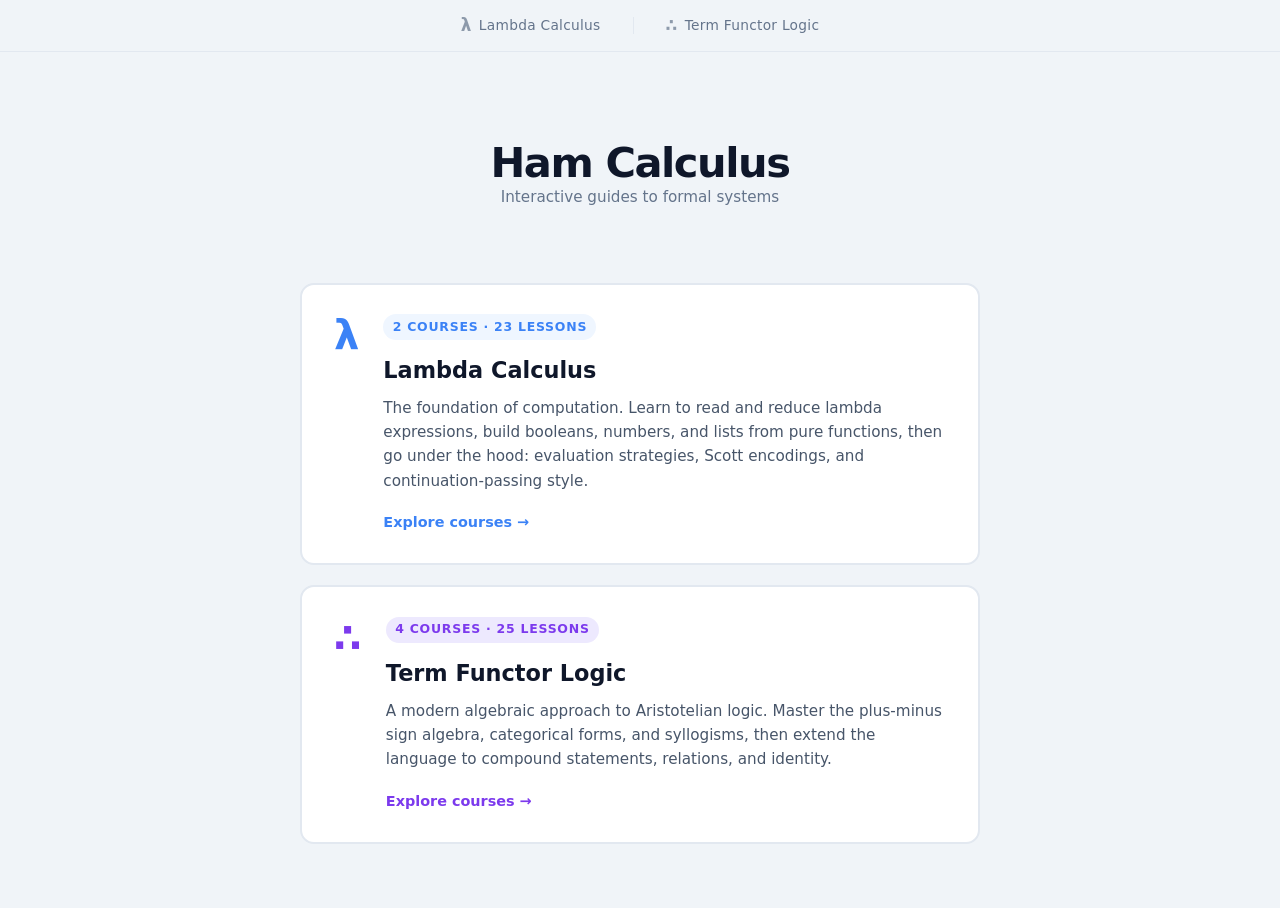
<file: index.html>
<!DOCTYPE html>
<html lang="en">
<head>
  <meta charset="UTF-8">
  <meta name="viewport" content="width=device-width, initial-scale=1.0">
  <meta http-equiv="Content-Security-Policy" content="default-src 'none'; script-src 'self'; style-src 'self' 'unsafe-inline'; base-uri 'none'; form-action 'none'">
  <title>Ham Calculus</title>
  <link rel="stylesheet" href="style.css">
</head>
<body>
  <nav class="subject-nav">
    <a href="lambda-calculus/index.html" class="subject-nav-link">
      <span class="subject-nav-sym">λ</span>Lambda Calculus
    </a>
    <span class="subject-nav-sep"></span>
    <a href="term-functor-logic/index.html" class="subject-nav-link subject-nav-link--purple">
      <span class="subject-nav-sym">∴</span>Term Functor Logic
    </a>
  </nav>
  <div id="app">
    <div class="home-hero">
      <h1 class="home-title">Ham Calculus</h1>
      <p class="home-tagline">Interactive guides to formal systems</p>
    </div>
    <main class="subject-catalog">
      <a href="lambda-calculus/index.html" class="subject-card">
        <div class="subject-card-icon">λ</div>
        <div class="subject-card-body">
          <div class="subject-card-tag">2 courses · 23 lessons</div>
          <h2 class="subject-card-title">Lambda Calculus</h2>
          <p class="subject-card-desc">The foundation of computation. Learn to read and reduce lambda expressions, build booleans, numbers, and lists from pure functions, then go under the hood: evaluation strategies, Scott encodings, and continuation-passing style.</p>
          <span class="subject-card-cta">Explore courses →</span>
        </div>
      </a>
      <a href="term-functor-logic/index.html" class="subject-card subject-card--purple">
        <div class="subject-card-icon">∴</div>
        <div class="subject-card-body">
          <div class="subject-card-tag">4 courses · 25 lessons</div>
          <h2 class="subject-card-title">Term Functor Logic</h2>
          <p class="subject-card-desc">A modern algebraic approach to Aristotelian logic. Master the plus-minus sign algebra, categorical forms, and syllogisms, then extend the language to compound statements, relations, and identity.</p>
          <span class="subject-card-cta">Explore courses →</span>
        </div>
      </a>
    </main>
  </div>
</body>
</html>
</file>
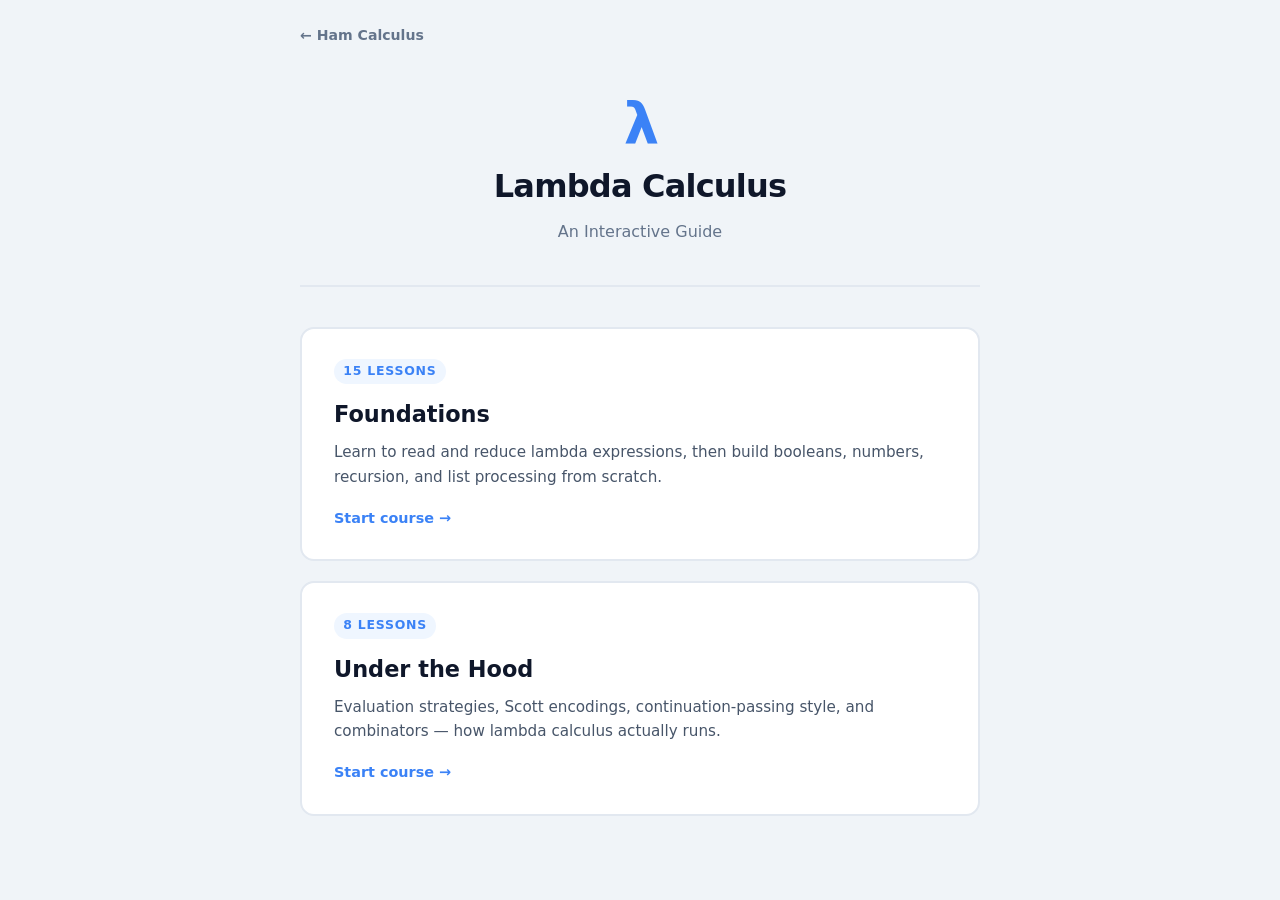
<file: lambda-calculus/index.html>
<!DOCTYPE html>
<html lang="en">
<head>
  <meta charset="UTF-8">
  <meta name="viewport" content="width=device-width, initial-scale=1.0">
  <meta http-equiv="Content-Security-Policy" content="default-src 'none'; script-src 'self'; style-src 'self' 'unsafe-inline'; base-uri 'none'; form-action 'none'">
  <title>Lambda Calculus — Ham Calculus</title>
  <link rel="stylesheet" href="../style.css">
</head>
<body>
  <div id="app">
    <a href="../index.html" class="back-to-subjects">← Ham Calculus</a>
    <header>
      <div class="header-icon">λ</div>
      <h1>Lambda Calculus</h1>
      <p>An Interactive Guide</p>
    </header>
    <main class="course-catalog">
      <a href="foundations/index.html" class="course-card">
        <div class="course-card-tag">15 lessons</div>
        <h2 class="course-card-title">Foundations</h2>
        <p class="course-card-desc">Learn to read and reduce lambda expressions, then build booleans, numbers, recursion, and list processing from scratch.</p>
        <span class="course-card-cta">Start course →</span>
      </a>
      <a href="under-the-hood/index.html" class="course-card">
        <div class="course-card-tag">8 lessons</div>
        <h2 class="course-card-title">Under the Hood</h2>
        <p class="course-card-desc">Evaluation strategies, Scott encodings, continuation-passing style, and combinators — how lambda calculus actually runs.</p>
        <span class="course-card-cta">Start course →</span>
      </a>
    </main>
  </div>
</body>
</html>
</file>
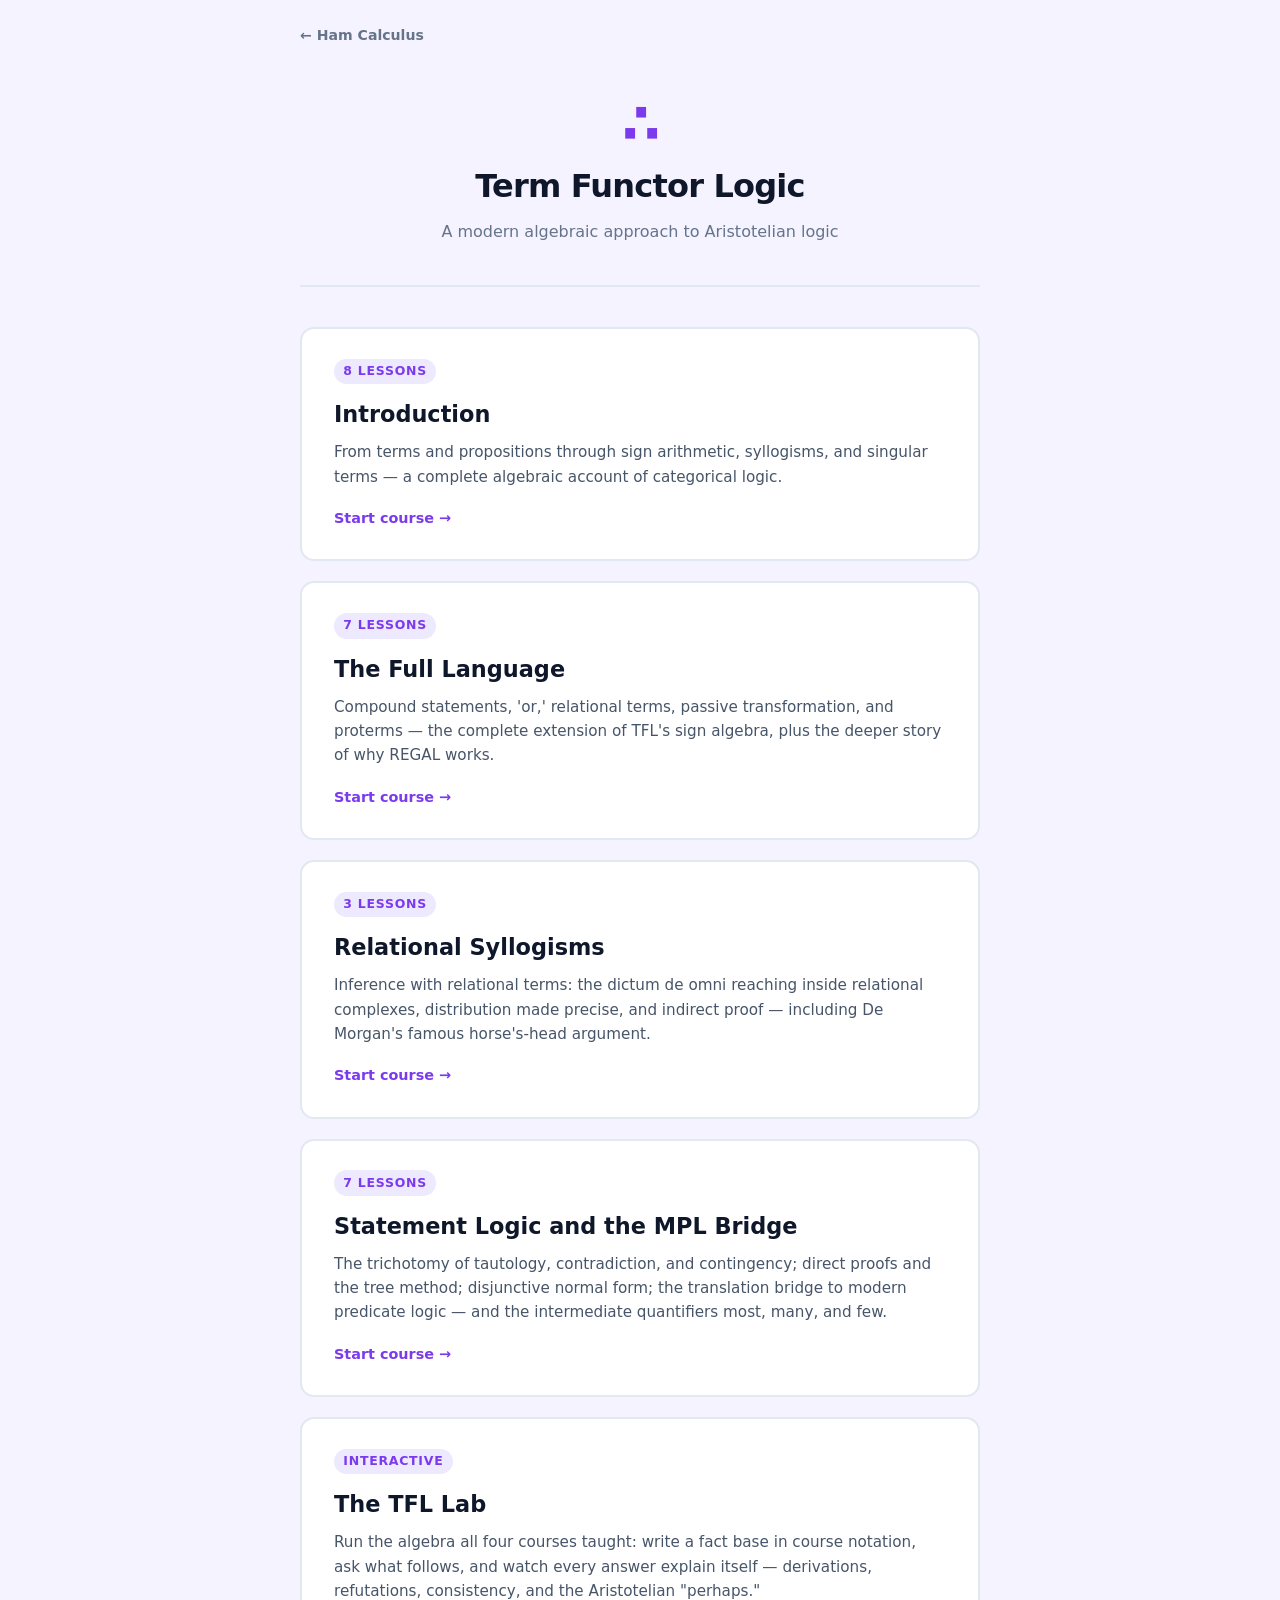
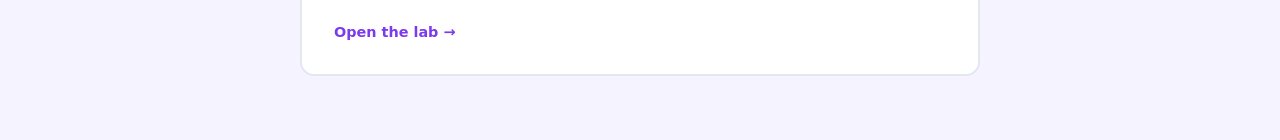
<file: term-functor-logic/index.html>
<!DOCTYPE html>
<html lang="en">
<head>
  <meta charset="UTF-8">
  <meta name="viewport" content="width=device-width, initial-scale=1.0">
  <meta http-equiv="Content-Security-Policy" content="default-src 'none'; script-src 'self'; style-src 'self' 'unsafe-inline'; base-uri 'none'; form-action 'none'">
  <title>Term Functor Logic — Ham Calculus</title>
  <link rel="stylesheet" href="../style.css">
  <link rel="stylesheet" href="tfl-theme.css">
</head>
<body>
  <div id="app">
    <a href="../index.html" class="back-to-subjects">← Ham Calculus</a>
    <header>
      <div class="header-icon">∴</div>
      <h1>Term Functor Logic</h1>
      <p>A modern algebraic approach to Aristotelian logic</p>
    </header>
    <main class="course-catalog">
      <a href="introduction/index.html" class="course-card">
        <div class="course-card-tag">8 lessons</div>
        <h2 class="course-card-title">Introduction</h2>
        <p class="course-card-desc">From terms and propositions through sign arithmetic, syllogisms, and singular terms — a complete algebraic account of categorical logic.</p>
        <span class="course-card-cta">Start course →</span>
      </a>
      <a href="language-extended/index.html" class="course-card">
        <div class="course-card-tag">7 lessons</div>
        <h2 class="course-card-title">The Full Language</h2>
        <p class="course-card-desc">Compound statements, 'or,' relational terms, passive transformation, and proterms — the complete extension of TFL's sign algebra, plus the deeper story of why REGAL works.</p>
        <span class="course-card-cta">Start course →</span>
      </a>
      <a href="relational-syllogisms/index.html" class="course-card">
        <div class="course-card-tag">3 lessons</div>
        <h2 class="course-card-title">Relational Syllogisms</h2>
        <p class="course-card-desc">Inference with relational terms: the dictum de omni reaching inside relational complexes, distribution made precise, and indirect proof — including De Morgan's famous horse's-head argument.</p>
        <span class="course-card-cta">Start course →</span>
      </a>
      <a href="statement-logic-and-mpl/index.html" class="course-card">
        <div class="course-card-tag">7 lessons</div>
        <h2 class="course-card-title">Statement Logic and the MPL Bridge</h2>
        <p class="course-card-desc">The trichotomy of tautology, contradiction, and contingency; direct proofs and the tree method; disjunctive normal form; the translation bridge to modern predicate logic — and the intermediate quantifiers most, many, and few.</p>
        <span class="course-card-cta">Start course →</span>
      </a>
      <a href="lab/index.html" class="course-card">
        <div class="course-card-tag">interactive</div>
        <h2 class="course-card-title">The TFL Lab</h2>
        <p class="course-card-desc">Run the algebra all four courses taught: write a fact base in course notation, ask what follows, and watch every answer explain itself — derivations, refutations, consistency, and the Aristotelian "perhaps."</p>
        <span class="course-card-cta">Open the lab →</span>
      </a>
    </main>
  </div>
</body>
</html>
</file>
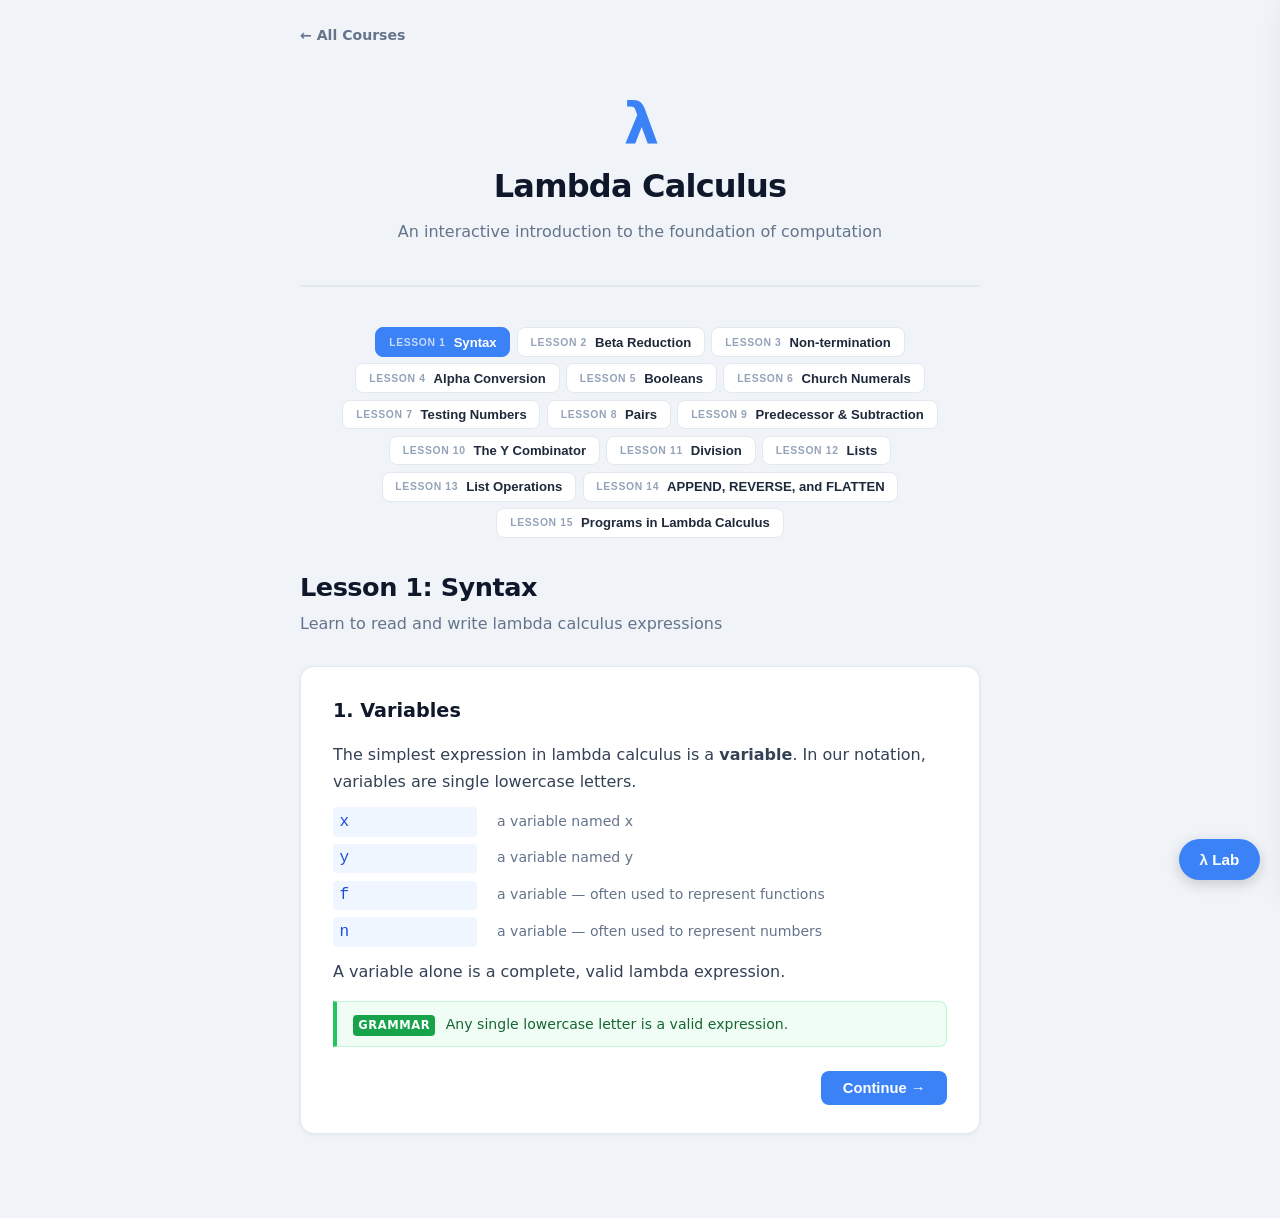
<file: lambda-calculus/foundations/index.html>
<!DOCTYPE html>
<html lang="en">
<head>
  <meta charset="UTF-8">
  <meta name="viewport" content="width=device-width, initial-scale=1.0">
  <meta http-equiv="Content-Security-Policy" content="default-src 'none'; script-src 'self'; style-src 'self' 'unsafe-inline'; base-uri 'none'; form-action 'none'">
  <title>Lambda Calculus: Foundations — Ham Calculus</title>
  <link rel="stylesheet" href="../../style.css">
</head>
<body>
  <div id="app">
    <a href="../index.html" class="back-to-courses">← All Courses</a>
    <header>
      <div class="header-icon">λ</div>
      <h1 id="site-title">Lambda Calculus: Foundations</h1>
      <p id="site-subtitle">An Interactive Guide</p>
    </header>
    <nav id="lesson-nav"></nav>
    <main id="stage"></main>
  </div>
  <button id="lab-toggle" class="lab-toggle" title="Open the Lambda Lab">λ Lab</button>
  <aside id="lambda-lab" class="lab" aria-label="Lambda Lab"></aside>
  <script src="curriculum.js"></script>
  <script src="../../engine.js"></script>
  <script src="../lab/lambda.js"></script>
  <script src="../lab/lab.js"></script>
  <script src="../lab/write-exercise.js"></script>
</body>
</html>
</file>
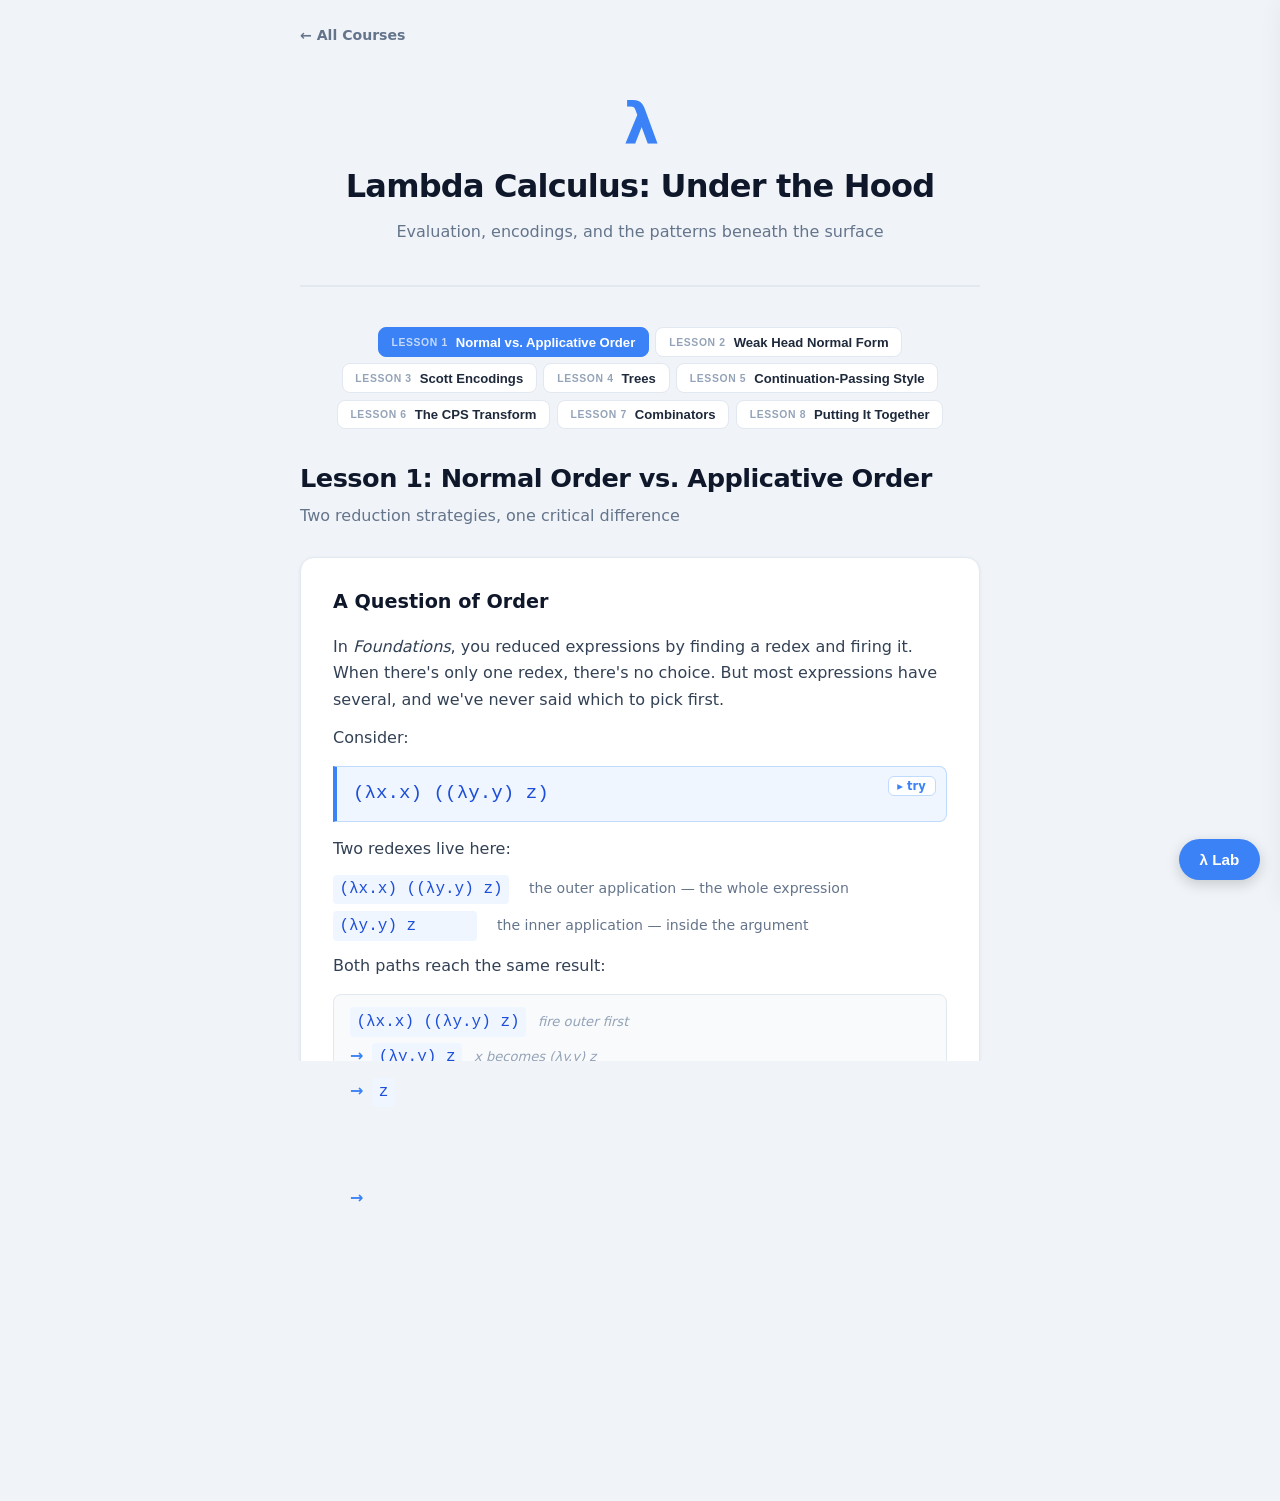
<file: lambda-calculus/under-the-hood/index.html>
<!DOCTYPE html>
<html lang="en">
<head>
  <meta charset="UTF-8">
  <meta name="viewport" content="width=device-width, initial-scale=1.0">
  <meta http-equiv="Content-Security-Policy" content="default-src 'none'; script-src 'self'; style-src 'self' 'unsafe-inline'; base-uri 'none'; form-action 'none'">
  <title>Lambda Calculus: Under the Hood — Ham Calculus</title>
  <link rel="stylesheet" href="../../style.css">
</head>
<body>
  <div id="app">
    <a href="../index.html" class="back-to-courses">← All Courses</a>
    <header>
      <div class="header-icon">λ</div>
      <h1 id="site-title">Lambda Calculus: Under the Hood</h1>
      <p id="site-subtitle">An Interactive Guide</p>
    </header>
    <nav id="lesson-nav"></nav>
    <main id="stage"></main>
  </div>
  <button id="lab-toggle" class="lab-toggle" title="Open the Lambda Lab">λ Lab</button>
  <aside id="lambda-lab" class="lab" aria-label="Lambda Lab"></aside>
  <script src="curriculum.js"></script>
  <script src="../../engine.js"></script>
  <script src="../lab/lambda.js"></script>
  <script src="../lab/lab.js"></script>
  <script src="../lab/write-exercise.js"></script>
</body>
</html>
</file>
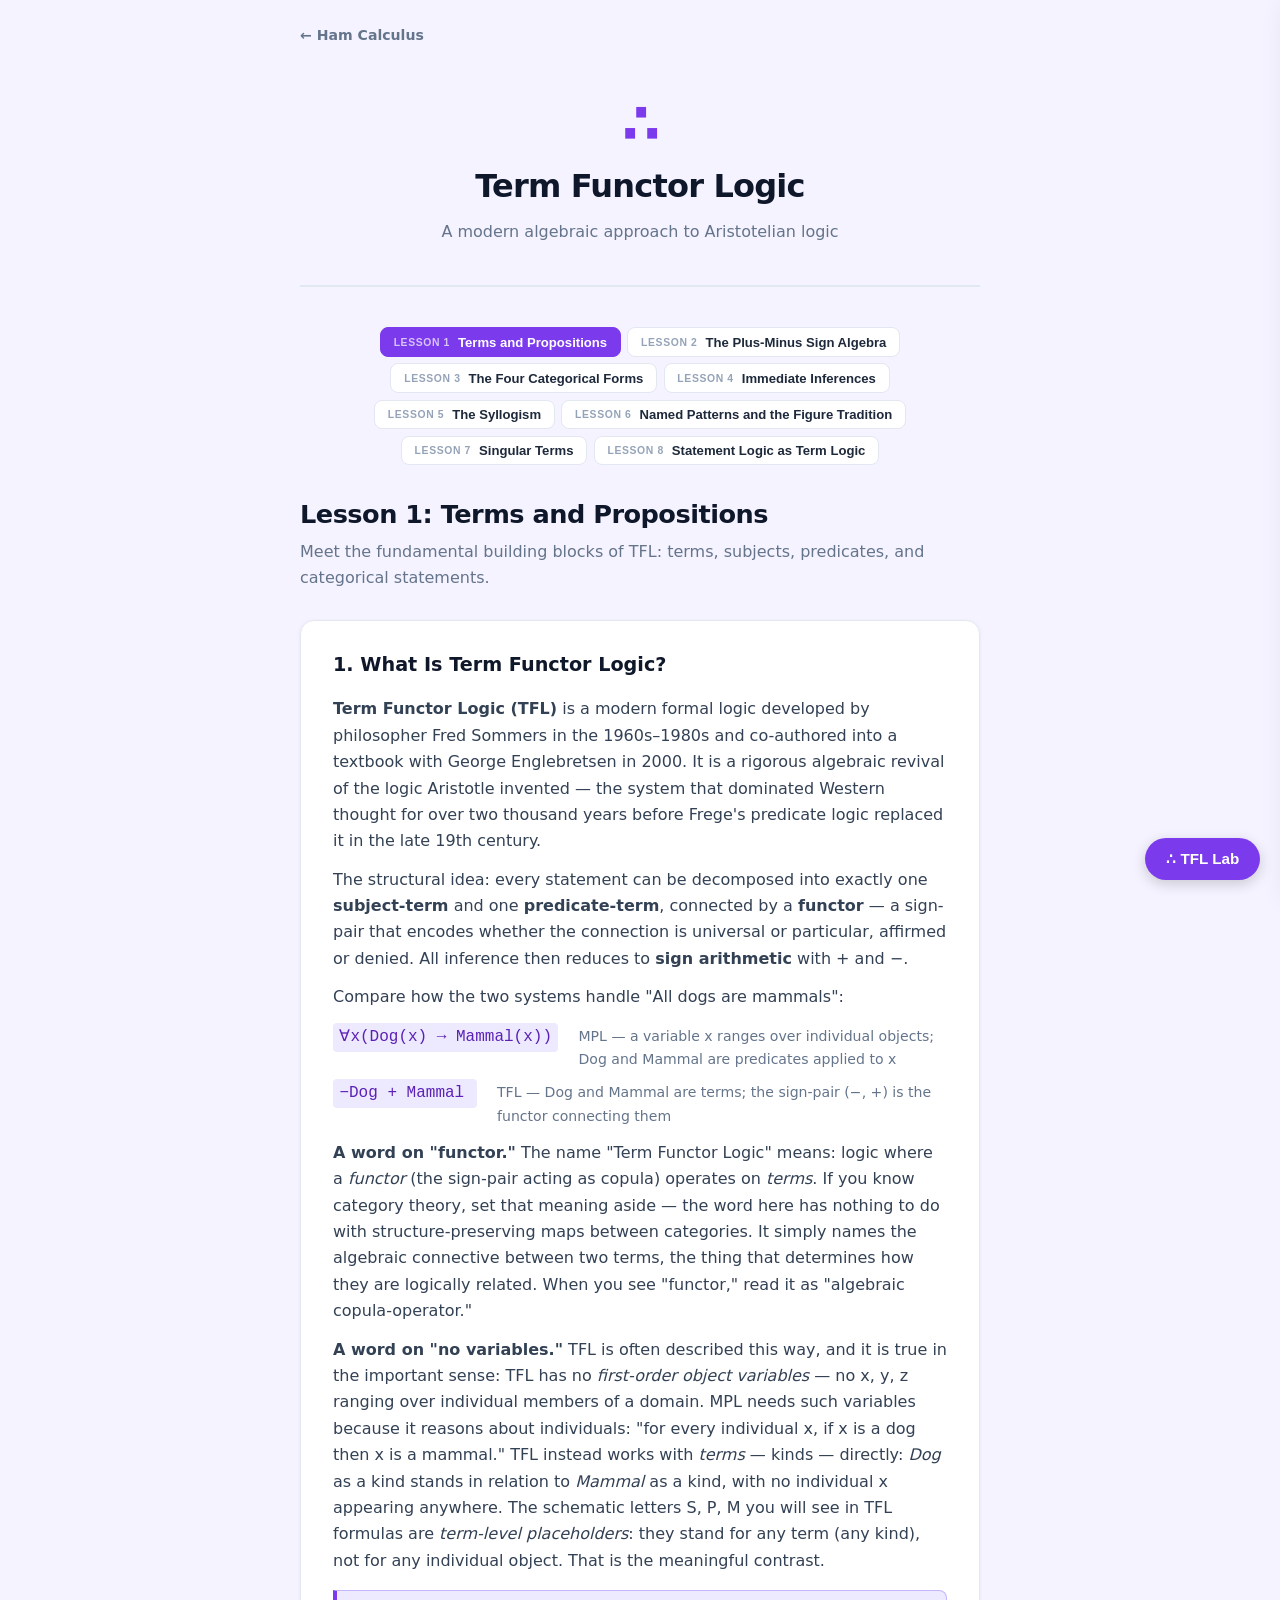
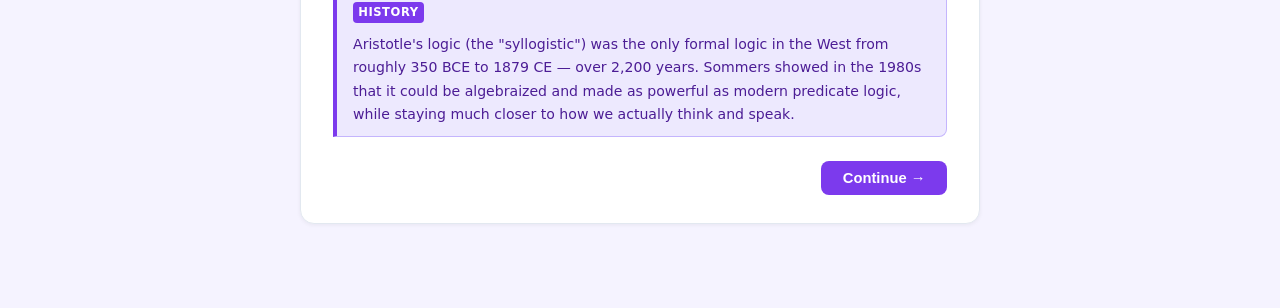
<file: term-functor-logic/introduction/index.html>
<!DOCTYPE html>
<html lang="en">
<head>
  <meta charset="UTF-8">
  <meta name="viewport" content="width=device-width, initial-scale=1.0">
  <meta http-equiv="Content-Security-Policy" content="default-src 'none'; script-src 'self'; style-src 'self' 'unsafe-inline'; base-uri 'none'; form-action 'none'">
  <title>Introduction — Term Functor Logic</title>
  <link rel="stylesheet" href="../../style.css">
  <link rel="stylesheet" href="../tfl-theme.css">
</head>
<body>
  <div id="app">
    <a href="../../index.html" class="back-to-subjects">← Ham Calculus</a>
    <header>
      <div class="header-icon">∴</div>
      <h1 id="site-title">Term Functor Logic</h1>
      <p id="site-subtitle">An Interactive Guide</p>
    </header>
    <nav id="lesson-nav"></nav>
    <main id="stage"></main>
  </div>
  <button id="tfl-lab-toggle" class="lab-toggle" title="Open the TFL Lab">∴ TFL Lab</button>
  <aside id="tfl-lab" class="lab" aria-label="TFL Lab"></aside>
  <script src="../tfl-helpers.js"></script>
  <script src="curriculum.js"></script>
  <script src="../../engine.js"></script>
  <script src="../lab/tfl.js"></script>
  <script src="../lab/lab.js"></script>
  <script src="../lab/tfl-exercise.js"></script>
</body>
</html>
</file>
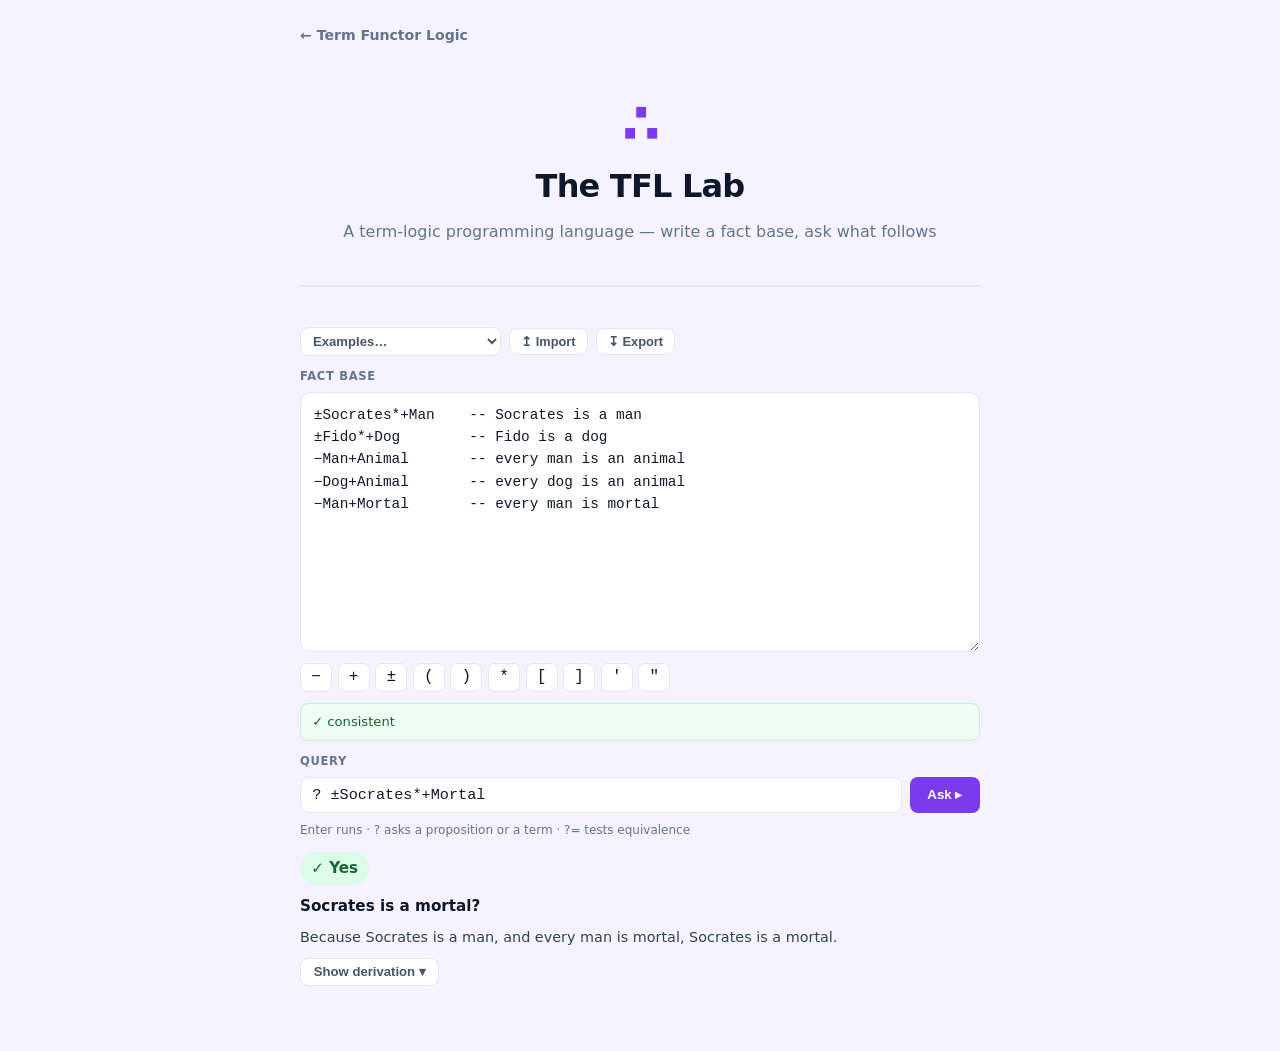
<file: term-functor-logic/lab/index.html>
<!DOCTYPE html>
<html lang="en">
<head>
  <meta charset="UTF-8">
  <meta name="viewport" content="width=device-width, initial-scale=1.0">
  <meta http-equiv="Content-Security-Policy" content="default-src 'none'; script-src 'self'; style-src 'self' 'unsafe-inline'; base-uri 'none'; form-action 'none'">
  <title>The TFL Lab — Term Functor Logic</title>
  <link rel="stylesheet" href="../../style.css">
  <link rel="stylesheet" href="../tfl-theme.css">
</head>
<body>
  <div id="app">
    <a href="../index.html" class="back-to-subjects">← Term Functor Logic</a>
    <header>
      <div class="header-icon">∴</div>
      <h1>The TFL Lab</h1>
      <p>A term-logic programming language — write a fact base, ask what follows</p>
    </header>
    <main id="tfl-lab-page" class="tfl-lab-page"></main>
  </div>
  <script src="tfl.js"></script>
  <script src="lab.js"></script>
</body>
</html>
</file>
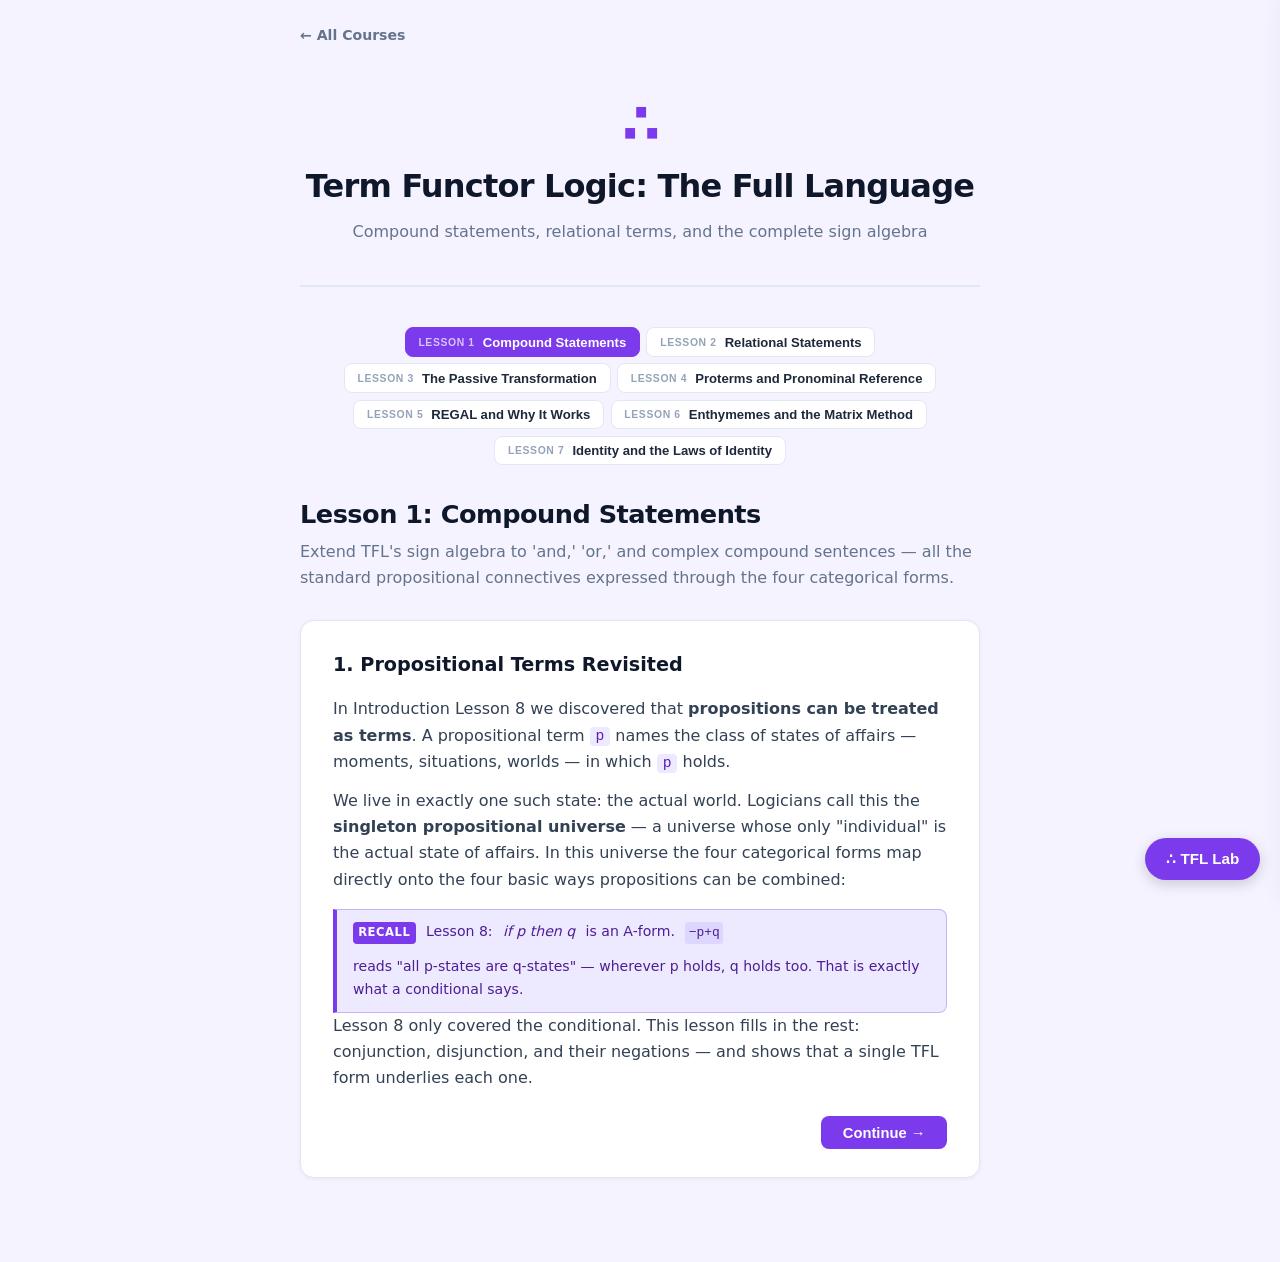
<file: term-functor-logic/language-extended/index.html>
<!DOCTYPE html>
<html lang="en">
<head>
  <meta charset="UTF-8">
  <meta name="viewport" content="width=device-width, initial-scale=1.0">
  <meta http-equiv="Content-Security-Policy" content="default-src 'none'; script-src 'self'; style-src 'self' 'unsafe-inline'; base-uri 'none'; form-action 'none'">
  <title>The Full Language — Term Functor Logic</title>
  <link rel="stylesheet" href="../../style.css">
  <link rel="stylesheet" href="../tfl-theme.css">
</head>
<body>
  <div id="app">
    <a href="../index.html" class="back-to-courses">← All Courses</a>
    <header>
      <div class="header-icon">∴</div>
      <h1 id="site-title">The Full Language</h1>
      <p id="site-subtitle">Compound statements, relational terms, and the complete sign algebra</p>
    </header>
    <nav id="lesson-nav"></nav>
    <main id="stage"></main>
  </div>
  <button id="tfl-lab-toggle" class="lab-toggle" title="Open the TFL Lab">∴ TFL Lab</button>
  <aside id="tfl-lab" class="lab" aria-label="TFL Lab"></aside>
  <script src="../tfl-helpers.js"></script>
  <script src="curriculum.js"></script>
  <script src="../../engine.js"></script>
  <script src="../lab/tfl.js"></script>
  <script src="../lab/lab.js"></script>
  <script src="../lab/tfl-exercise.js"></script>
</body>
</html>
</file>
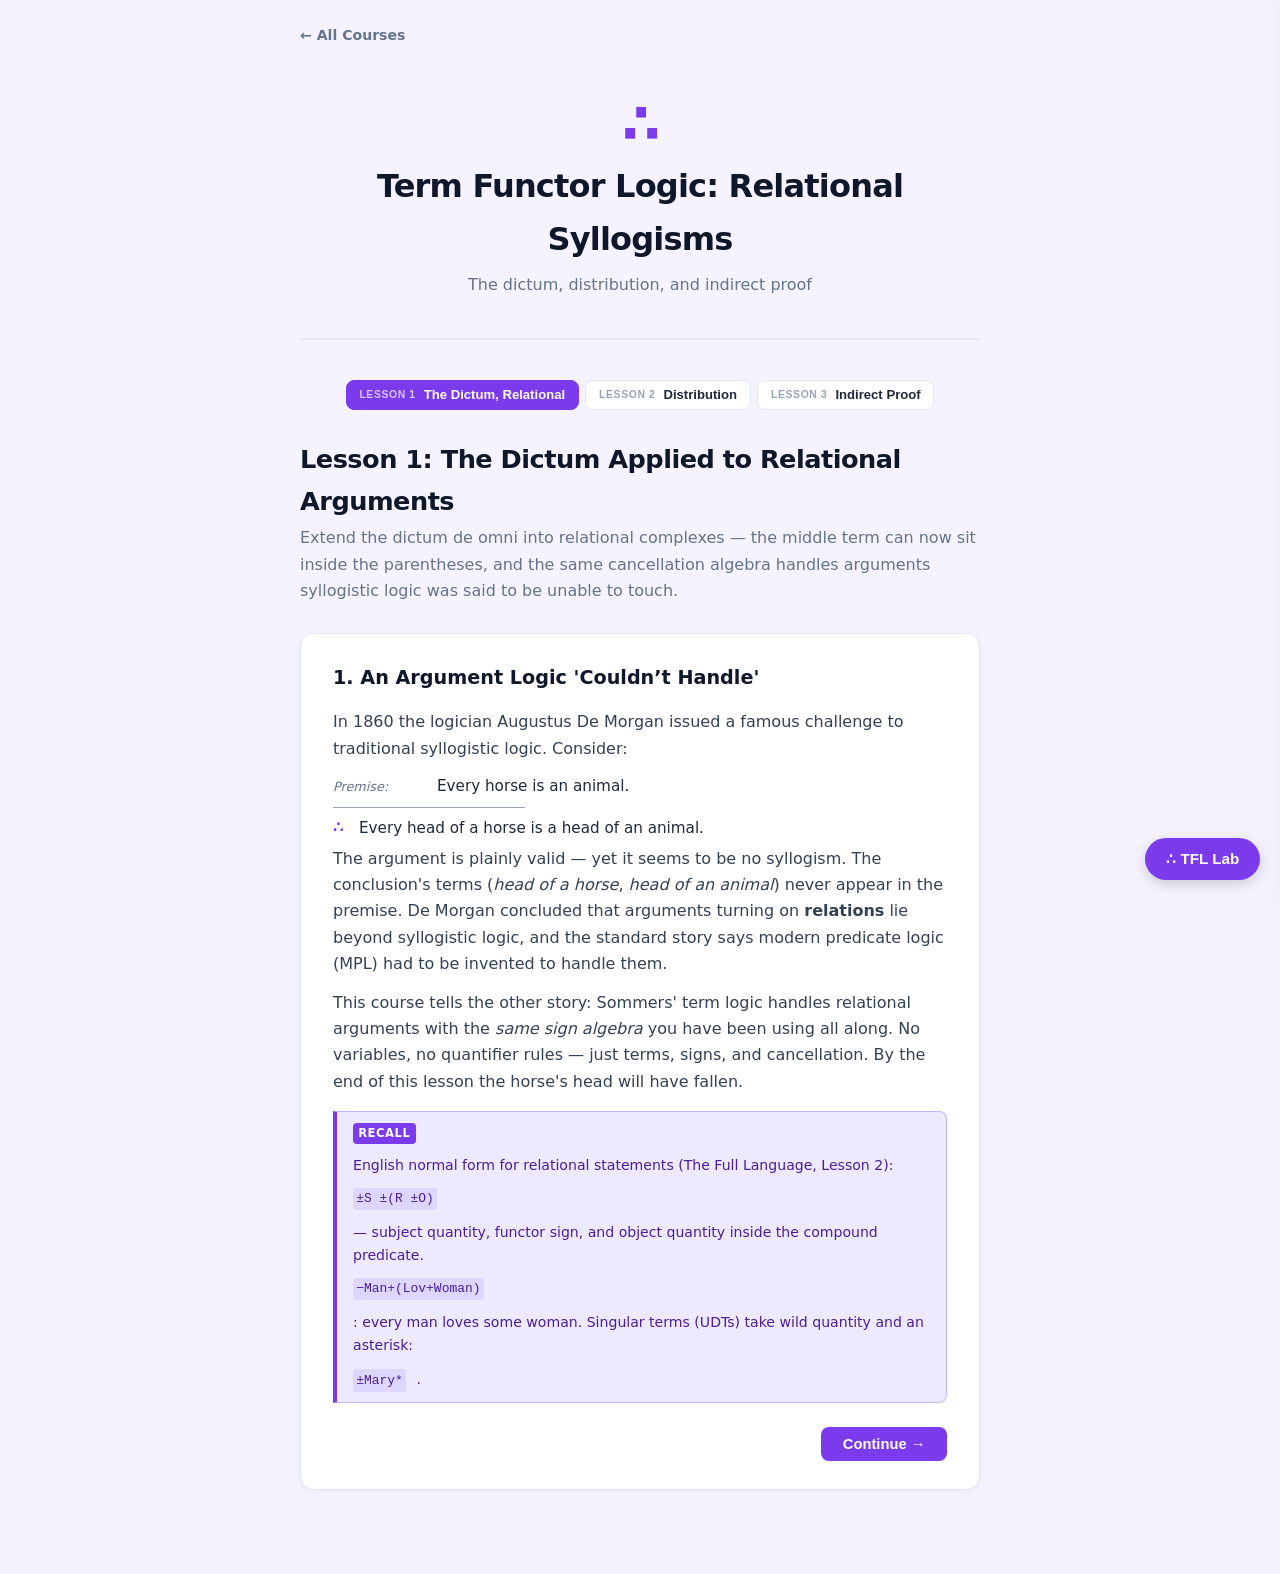
<file: term-functor-logic/relational-syllogisms/index.html>
<!DOCTYPE html>
<html lang="en">
<head>
  <meta charset="UTF-8">
  <meta name="viewport" content="width=device-width, initial-scale=1.0">
  <meta http-equiv="Content-Security-Policy" content="default-src 'none'; script-src 'self'; style-src 'self' 'unsafe-inline'; base-uri 'none'; form-action 'none'">
  <title>Relational Syllogisms — Term Functor Logic</title>
  <link rel="stylesheet" href="../../style.css">
  <link rel="stylesheet" href="../tfl-theme.css">
</head>
<body>
  <div id="app">
    <a href="../index.html" class="back-to-courses">← All Courses</a>
    <header>
      <div class="header-icon">∴</div>
      <h1 id="site-title">Relational Syllogisms</h1>
      <p id="site-subtitle">The dictum, distribution, and indirect proof</p>
    </header>
    <nav id="lesson-nav"></nav>
    <main id="stage"></main>
  </div>
  <button id="tfl-lab-toggle" class="lab-toggle" title="Open the TFL Lab">∴ TFL Lab</button>
  <aside id="tfl-lab" class="lab" aria-label="TFL Lab"></aside>
  <script src="../tfl-helpers.js"></script>
  <script src="curriculum.js"></script>
  <script src="../../engine.js"></script>
  <script src="../lab/tfl.js"></script>
  <script src="../lab/lab.js"></script>
  <script src="../lab/tfl-exercise.js"></script>
</body>
</html>
</file>
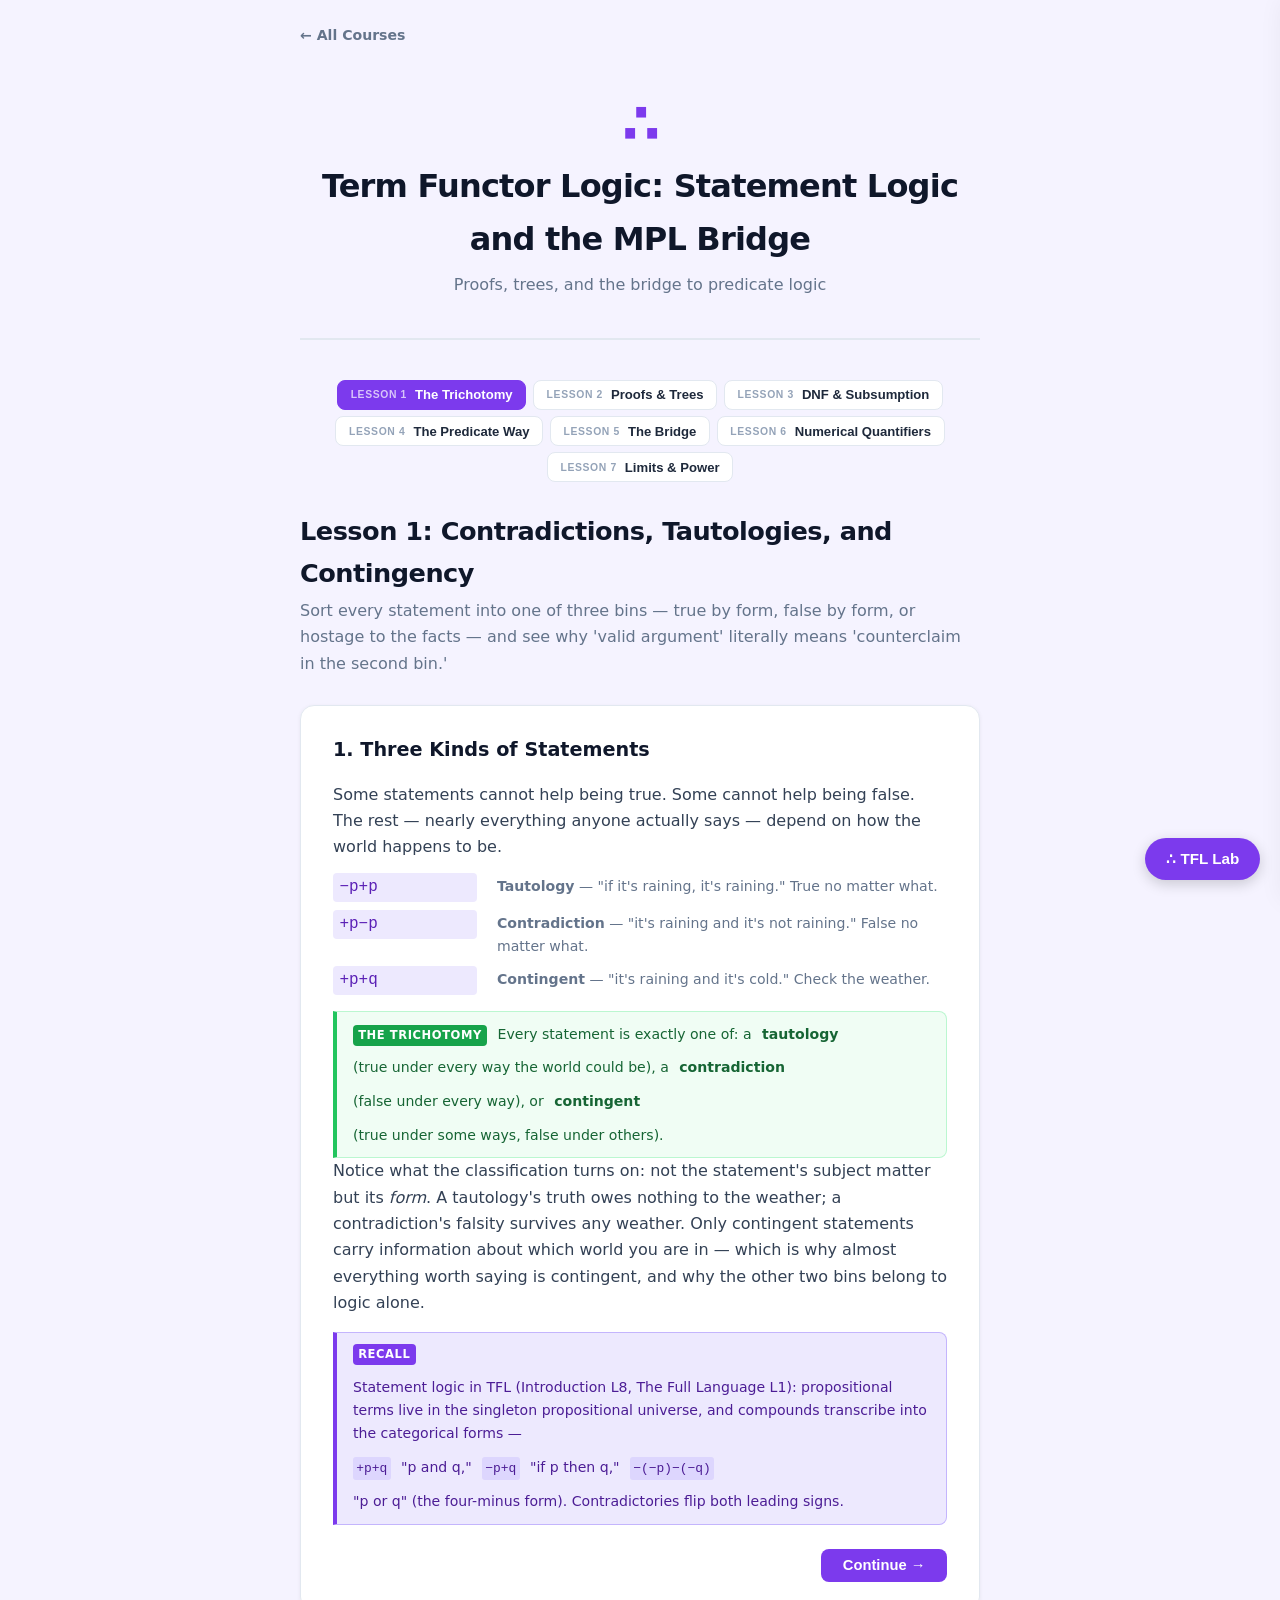
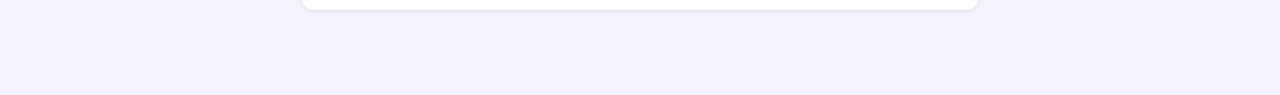
<file: term-functor-logic/statement-logic-and-mpl/index.html>
<!DOCTYPE html>
<html lang="en">
<head>
  <meta charset="UTF-8">
  <meta name="viewport" content="width=device-width, initial-scale=1.0">
  <meta http-equiv="Content-Security-Policy" content="default-src 'none'; script-src 'self'; style-src 'self' 'unsafe-inline'; base-uri 'none'; form-action 'none'">
  <title>Statement Logic and the MPL Bridge — Term Functor Logic</title>
  <link rel="stylesheet" href="../../style.css">
  <link rel="stylesheet" href="../tfl-theme.css">
</head>
<body>
  <div id="app">
    <a href="../index.html" class="back-to-courses">← All Courses</a>
    <header>
      <div class="header-icon">∴</div>
      <h1 id="site-title">Statement Logic and the MPL Bridge</h1>
      <p id="site-subtitle">Proofs, trees, and the bridge to predicate logic</p>
    </header>
    <nav id="lesson-nav"></nav>
    <main id="stage"></main>
  </div>
  <button id="tfl-lab-toggle" class="lab-toggle" title="Open the TFL Lab">∴ TFL Lab</button>
  <aside id="tfl-lab" class="lab" aria-label="TFL Lab"></aside>
  <script src="../tfl-helpers.js"></script>
  <script src="curriculum.js"></script>
  <script src="../../engine.js"></script>
  <script src="../lab/tfl.js"></script>
  <script src="../lab/lab.js"></script>
  <script src="../lab/tfl-exercise.js"></script>
</body>
</html>
</file>
<file: style.css>
/* ── Design tokens ──────────────────────────────────────────────────────── */
/* Default accent = blue (Lambda Calculus). Subject pages override :root    */
/* for their own theme (e.g. Term Functor Logic uses purple).               */

:root {
  --accent:         #3b82f6;
  --accent-hover:   #2563eb;
  --accent-code:    #1d4ed8;
  --accent-bg:      #eff6ff;
  --accent-border:  #bfdbfe;
  --accent-text:    #1e40af;
  --accent-code-bg: #dbeafe;
  --page-bg:        #f0f4f8;

  --dark:           #0f172a;
  --text:           #1e293b;
  --text-body:      #334155;
  --text-secondary: #475569;
  --muted:          #64748b;
  --border:         #e2e8f0;

  --green:          #22c55e;
  --green-dark:     #16a34a;
  --green-bg:       #f0fdf4;
  --green-text:     #166534;
  --red:            #f87171;
  --red-dark:       #dc2626;
  --red-bg:         #fff1f1;
}

/* ── Reset & base ──────────────────────────────────────────────────────── */

*, *::before, *::after { box-sizing: border-box; margin: 0; padding: 0; }

body {
  font-family: -apple-system, BlinkMacSystemFont, 'Segoe UI', system-ui, sans-serif;
  background: var(--page-bg);
  color: var(--text);
  line-height: 1.65;
  min-height: 100vh;
}

code {
  font-family: 'Courier New', Courier, monospace;
  background: var(--accent-bg);
  color: var(--accent-code);
  padding: 0.1em 0.4em;
  border-radius: 4px;
  font-size: 0.92em;
}

/* ── Layout ────────────────────────────────────────────────────────────── */

#app {
  max-width: 720px;
  margin: 0 auto;
  padding: 0 1.25rem 4rem;
}

/* ── Header ────────────────────────────────────────────────────────────── */

header {
  text-align: center;
  padding: 3rem 0 2.5rem;
  border-bottom: 2px solid var(--border);
  margin-bottom: 2.5rem;
}

.header-icon {
  font-size: 3.5rem;
  line-height: 1;
  color: var(--accent);
  font-weight: 900;
  margin-bottom: 0.5rem;
  letter-spacing: -0.05em;
}

header h1 {
  font-size: 2rem;
  font-weight: 800;
  letter-spacing: -0.025em;
  color: var(--dark);
}

header p {
  color: var(--muted);
  font-size: 1rem;
  margin-top: 0.35rem;
}

/* ── Lesson navigation ─────────────────────────────────────────────────── */

#lesson-nav {
  display: flex;
  flex-wrap: wrap;
  justify-content: center;
  gap: 0.4rem;
  margin-bottom: 1.75rem;
}

.nav-lesson {
  display: flex;
  flex-direction: row;
  align-items: center;
  gap: 0.5rem;
  padding: 0.4rem 0.8rem;
  border-radius: 8px;
  border: 1.5px solid var(--border);
  background: white;
  cursor: pointer;
  text-align: left;
  transition: border-color 0.15s, background 0.15s, transform 0.1s;
}

.nav-lesson:hover:not(.active) {
  border-color: var(--accent-border);
  background: var(--accent-bg);
}

.nav-lesson:active { transform: scale(0.97); }

.nav-lesson.active {
  background: var(--accent);
  border-color: var(--accent);
}

.nav-lesson-num {
  font-size: 0.65rem;
  font-weight: 700;
  text-transform: uppercase;
  letter-spacing: 0.06em;
  color: #94a3b8;
}

.nav-lesson.active .nav-lesson-num { color: rgba(255,255,255,0.7); }

.nav-lesson-title {
  font-size: 0.82rem;
  font-weight: 600;
  color: var(--text);
}

.nav-lesson.active .nav-lesson-title { color: white; }

.nav-check {
  font-size: 0.65rem;
  font-weight: 700;
  color: var(--green-dark);
  margin-left: auto;
  flex-shrink: 0;
}

.nav-lesson.active .nav-check { color: rgba(255,255,255,0.8); }

/* ── Lesson header ─────────────────────────────────────────────────────── */

.lesson-header { margin-bottom: 1.75rem; }

.lesson-header h2 {
  font-size: 1.6rem;
  font-weight: 800;
  color: var(--dark);
  letter-spacing: -0.02em;
}

.lesson-desc {
  color: var(--muted);
  margin-top: 0.2rem;
}

/* ── Blocks (shared) ───────────────────────────────────────────────────── */

.block {
  background: #ffffff;
  border-radius: 14px;
  padding: 1.75rem 2rem;
  margin-bottom: 1.25rem;
  border: 1px solid var(--border);
  box-shadow: 0 1px 4px rgba(0, 0, 0, 0.06);
  animation: fadeUp 0.3s ease-out both;
}

.block--hidden { display: none; }

@keyframes fadeUp {
  from { opacity: 0; transform: translateY(14px); }
  to   { opacity: 1; transform: translateY(0); }
}

.block-title {
  font-size: 1.2rem;
  font-weight: 700;
  color: var(--dark);
  margin-bottom: 1rem;
}

/* ── Concept block content ─────────────────────────────────────────────── */

.block-content p {
  color: var(--text-body);
  margin-bottom: 0.75rem;
}

.block-content ul,
.block-content ol {
  color: var(--text-body);
  margin: 0.5rem 0 0.75rem 1.5rem;
}

.block-content li { margin-bottom: 0.3rem; }

/* Parts list (abstraction breakdown) */
.parts-list {
  list-style: none;
  margin: 0.5rem 0 0.75rem 0;
  padding: 0;
}

.parts-list li {
  padding: 0.25rem 0;
  color: var(--text-body);
  display: flex;
  gap: 0.5rem;
  align-items: baseline;
}

/* Syntax display box */
.syntax-box {
  background: var(--accent-bg);
  border: 1px solid var(--accent-border);
  border-left: 4px solid var(--accent);
  border-radius: 0 8px 8px 0;
  padding: 0.7rem 1rem;
  margin: 0.9rem 0;
  font-family: 'Courier New', Courier, monospace;
  font-size: 1.2rem;
  color: var(--accent-code);
}

.syntax-box code {
  background: none;
  padding: 0;
  font-size: inherit;
  color: inherit;
}

.syntax-box table {
  border-collapse: collapse;
  font-size: 1rem;
  width: 100%;
}

.syntax-box td {
  padding: 0.2rem 0.75rem 0.2rem 0;
  vertical-align: baseline;
}

.syntax-box td:first-child {
  font-weight: 700;
  min-width: 7rem;
}

.syntax-box td:last-child {
  color: var(--muted);
  font-family: -apple-system, BlinkMacSystemFont, 'Segoe UI', system-ui, sans-serif;
  font-size: 0.88rem;
}

/* Info boxes */
.callout-note {
  background: var(--accent-bg);
  border: 1px solid var(--accent-border);
  border-left: 4px solid var(--accent);
  border-radius: 0 8px 8px 0;
  padding: 0.65rem 1rem;
  margin-top: 1rem;
  font-size: 0.88rem;
  color: var(--accent-text);
  display: flex;
  gap: 0.65rem;
  align-items: baseline;
  flex-wrap: wrap;
}

.grammar-rule {
  background: #f0fdf4;
  border: 1px solid #bbf7d0;
  border-left: 4px solid var(--green);
  border-radius: 0 8px 8px 0;
  padding: 0.65rem 1rem;
  margin-top: 1rem;
  font-size: 0.88rem;
  color: var(--green-text);
  display: flex;
  gap: 0.65rem;
  align-items: baseline;
  flex-wrap: wrap;
}

/* Box label chips */
.cn-label,
.g-label {
  font-weight: 700;
  font-size: 0.72rem;
  text-transform: uppercase;
  letter-spacing: 0.05em;
  color: white;
  padding: 0.1em 0.45em;
  border-radius: 4px;
  flex-shrink: 0;
}

.cn-label { background: var(--accent); }
.g-label  { background: var(--green-dark); }

.callout-note code {
  background: var(--accent-code-bg);
  color: var(--accent-text);
  padding: 0.05em 0.25em;
  border-radius: 3px;
}

.grammar-rule code {
  background: #dcfce7;
  color: var(--green-text);
}

/* Example table */
.ex-table {
  margin: 0.75rem 0;
  display: flex;
  flex-direction: column;
  gap: 0.45rem;
}

.ex-row {
  display: flex;
  align-items: baseline;
  gap: 1.25rem;
}

.ex-row code {
  font-size: 1rem;
  min-width: 9rem;
  flex-shrink: 0;
}

.ex-row span {
  color: var(--muted);
  font-size: 0.88rem;
}

.ex-row span code { font-size: 0.88em; }

/* Section divider inside concept blocks */
.section-divider {
  border: none;
  border-top: 1px solid var(--border);
  margin: 1.25rem 0;
}

/* ── Proof box ─────────────────────────────────────────────────────────── */

.proof-box {
  background: #fafafa;
  border: 1px solid var(--border);
  border-radius: 8px;
  padding: 0.85rem 1.2rem;
  margin: 0.9rem 0;
  font-family: 'Courier New', Courier, monospace;
}

.proof-row {
  display: flex;
  align-items: baseline;
  gap: 1.5rem;
  padding: 0.15rem 0;
}

.proof-row code {
  font-size: 1rem;
  min-width: 8rem;
  background: none;
  color: var(--accent-code);
  padding: 0;
}

.proof-row .proof-note {
  color: var(--muted);
  font-size: 0.82rem;
  font-family: -apple-system, BlinkMacSystemFont, 'Segoe UI', system-ui, sans-serif;
  font-style: italic;
}

.proof-divider {
  border: none;
  border-top: 1.5px solid #94a3b8;
  margin: 0.4rem 0;
}

.proof-row.proof-conclusion code {
  font-weight: 700;
  color: var(--accent);
}

.proof-therefore {
  color: var(--accent);
  font-weight: 700;
  font-size: 1.1rem;
  margin-right: 0.35rem;
}

/* ── Step traces ───────────────────────────────────────────────────────── */

.step-trace {
  margin: 0.9rem 0;
  padding: 0.8rem 1rem;
  background: #f8fafc;
  border: 1px solid var(--border);
  border-radius: 8px;
  display: flex;
  flex-direction: column;
  gap: 0.35rem;
}

.step {
  display: flex;
  align-items: baseline;
  gap: 0.75rem;
  padding-left: 1.4rem;
}

.step:first-child { padding-left: 0; }

.step-reduce { position: relative; }

.step-reduce::before {
  content: '→';
  position: absolute;
  left: 0;
  color: var(--accent);
  font-weight: 700;
}

.step code { font-size: 1rem; }

.step-note {
  color: #94a3b8;
  font-size: 0.82rem;
  font-style: italic;
}

/* ── Syllogism display ─────────────────────────────────────────────────── */

.syllogism-display {
  font-family: 'Courier New', Courier, monospace;
  display: flex;
  flex-direction: column;
  gap: 0.25rem;
  margin-bottom: 0.2rem;
}

.syllogism-display code {
  background: none;
  padding: 0;
  font-size: 1rem;
  color: var(--accent-code);
}

.syl-row {
  display: flex;
  align-items: baseline;
  gap: 1rem;
}

.syl-label {
  color: var(--muted);
  font-size: 0.8rem;
  font-style: italic;
  font-family: -apple-system, BlinkMacSystemFont, 'Segoe UI', system-ui, sans-serif;
  min-width: 5.5rem;
}

.syl-divider {
  border: none;
  border-top: 1.5px solid #94a3b8;
  margin: 0.25rem 0;
  width: 12rem;
}

.syl-row.syl-conclusion code { font-weight: 700; }

.syl-therefore {
  color: var(--accent);
  font-weight: 700;
}

.syl-text {
  font-size: 0.95rem;
  font-family: -apple-system, BlinkMacSystemFont, 'Segoe UI', system-ui, sans-serif;
}

/* ── Buttons (shared base) ─────────────────────────────────────────────── */

.block-footer {
  margin-top: 1.5rem;
  display: flex;
  justify-content: flex-end;
}

.btn-continue,
.btn-next-lesson {
  background: var(--accent);
  color: white;
  border: none;
  border-radius: 8px;
  font-weight: 600;
  cursor: pointer;
  transition: background 0.15s, transform 0.1s;
}

.btn-continue:hover,
.btn-next-lesson:hover  { background: var(--accent-hover); }

.btn-continue:active,
.btn-next-lesson:active { transform: scale(0.97); }

.btn-continue {
  padding: 0.55rem 1.35rem;
  font-size: 0.92rem;
}

/* ── Exercise block ────────────────────────────────────────────────────── */

.exercise-block {
  background: #fafbfc;
  border-color: #d1d9e0;
}

.exercise-title {
  display: flex;
  align-items: center;
  gap: 0.6rem;
  flex-wrap: wrap;
}

.title-badge {
  font-size: 0.7rem;
  font-weight: 700;
  text-transform: uppercase;
  letter-spacing: 0.06em;
  background: var(--accent);
  color: white;
  padding: 0.15em 0.5em;
  border-radius: 5px;
  flex-shrink: 0;
}

.title-badge.final { background: #059669; }

.exercise-instruction {
  color: var(--text-secondary);
  font-size: 0.95rem;
  margin-bottom: 1.25rem;
}

/* Exercise items */
.exercise-items {
  display: flex;
  flex-direction: column;
  gap: 0.65rem;
}

.exercise-item {
  border: 1.5px solid var(--border);
  border-radius: 10px;
  padding: 0.9rem 1.1rem;
  background: white;
  transition: border-color 0.2s, background 0.2s;
}

.exercise-item.correct {
  border-color: var(--green);
  background: var(--green-bg);
}

.exercise-item.incorrect {
  border-color: var(--red);
  background: var(--red-bg);
}

.expr-display { margin-bottom: 0.7rem; }

.expr-display code {
  font-size: 1.1rem;
  padding: 0.25em 0.6em;
}

.answer-buttons {
  display: flex;
  gap: 0.65rem;
}

.btn-answer {
  padding: 0.35rem 1rem;
  border-radius: 6px;
  font-size: 0.87rem;
  font-weight: 600;
  cursor: pointer;
  border: 2px solid;
  transition: background 0.12s, transform 0.08s;
}

.btn-answer:active:not(:disabled) { transform: scale(0.96); }

.btn-valid {
  color: var(--green-dark);
  border-color: var(--green);
  background: white;
}

.btn-valid:hover:not(:disabled) { background: var(--green-bg); }

.btn-invalid {
  color: var(--red-dark);
  border-color: var(--red);
  background: white;
}

.btn-invalid:hover:not(:disabled) { background: var(--red-bg); }

.btn-answer:disabled {
  opacity: 0.45;
  cursor: not-allowed;
}

/* Feedback */
.feedback {
  display: none;
  margin-top: 0.65rem;
  padding: 0.45rem 0.75rem;
  border-radius: 6px;
  font-size: 0.87rem;
  gap: 0.45rem;
  align-items: flex-start;
}

.feedback.visible { display: flex; }

.feedback-correct  { background: #dcfce7; color: var(--green-text); }
.feedback-incorrect { background: #fee2e2; color: #991b1b; }

.fi {
  font-weight: 700;
  flex-shrink: 0;
  margin-top: 0.05em;
}

/* Score and footer */
.exercise-score {
  display: none;
  margin-top: 1.1rem;
  font-size: 0.88rem;
  font-weight: 600;
  color: var(--muted);
}

.exercise-score.visible { display: block; }

.exercise-footer {
  margin-top: 1.1rem;
  padding-top: 1.1rem;
  border-top: 1px solid var(--border);
  display: flex;
  flex-direction: column;
  gap: 0.75rem;
  align-items: flex-start;
}

.completion-msg {
  font-size: 0.95rem;
  color: var(--text-secondary);
}

.completion-msg.perfect {
  color: var(--green-dark);
  font-weight: 600;
}

/* Skip button */
.btn-skip {
  background: white;
  color: #94a3b8;
  border: 1.5px solid var(--border);
  border-radius: 8px;
  padding: 0.55rem 1.35rem;
  font-size: 0.92rem;
  font-weight: 500;
  cursor: pointer;
  transition: background 0.15s, transform 0.1s;
}

.btn-skip:hover {
  background: #f8fafc;
  color: var(--muted);
  border-color: #cbd5e1;
}

/* ── Lesson complete ────────────────────────────────────────────────────── */

.lesson-complete {
  margin-top: 1.5rem;
  background: linear-gradient(135deg, var(--accent-bg) 0%, #f0fdf4 100%);
  border: 1px solid var(--accent-border);
  border-radius: 14px;
  padding: 2.5rem;
  text-align: center;
  animation: fadeUp 0.4s ease-out;
}

.complete-icon {
  font-size: 3rem;
  color: var(--accent);
  font-weight: 900;
  line-height: 1;
  margin-bottom: 0.75rem;
}

.lesson-complete h3 {
  font-size: 1.5rem;
  font-weight: 800;
  color: var(--dark);
  margin-bottom: 0.6rem;
}

.lesson-complete p {
  color: var(--text-secondary);
  margin-bottom: 0.45rem;
  font-size: 0.97rem;
}

/* ── Multiple choice exercises ─────────────────────────────────────────── */

.mc-question {
  display: flex;
  align-items: baseline;
  flex-wrap: wrap;
  gap: 0.4rem;
  margin-bottom: 0.8rem;
}

.mc-prompt {
  color: var(--muted);
  font-size: 0.88rem;
  flex-shrink: 0;
}

.mc-expr {
  font-size: 1.05rem;
  padding: 0.2em 0.5em;
}

.mc-choices {
  display: grid;
  grid-template-columns: 1fr 1fr;
  gap: 0.5rem;
}

.btn-choice {
  padding: 0.55rem 0.85rem;
  border: 1.5px solid var(--border);
  border-radius: 8px;
  background: white;
  cursor: pointer;
  text-align: left;
  transition: border-color 0.12s, background 0.12s, transform 0.08s;
  font-size: 0.9rem;
  line-height: 1.3;
}

.btn-choice code {
  background: none;
  color: var(--text);
  font-size: 0.97rem;
  padding: 0;
}

.btn-choice:hover:not(:disabled) {
  border-color: var(--accent);
  background: var(--accent-bg);
}

.btn-choice:active:not(:disabled) { transform: scale(0.97); }

.btn-choice.choice-correct {
  border-color: var(--green);
  background: var(--green-bg);
}

.btn-choice.choice-correct code { color: var(--green-dark); }

.btn-choice.choice-wrong {
  border-color: var(--red);
  background: var(--red-bg);
}

.btn-choice.choice-wrong code { color: var(--red-dark); }

.btn-choice:disabled {
  opacity: 0.55;
  cursor: not-allowed;
}

/* ── Next-lesson button ────────────────────────────────────────────────── */

.next-up { font-size: 0.95rem; }

.btn-next-lesson {
  display: inline-block;
  margin-top: 1rem;
  padding: 0.65rem 1.5rem;
  font-size: 1rem;
  font-weight: 700;
}

/* ── Subject catalog (root hub page) ──────────────────────────────────── */

.subject-catalog {
  display: flex;
  flex-direction: column;
  gap: 1.25rem;
  margin-top: 0.5rem;
}

.subject-card {
  display: flex;
  align-items: flex-start;
  gap: 1.5rem;
  background: white;
  border: 2px solid var(--border);
  border-radius: 14px;
  padding: 1.75rem 2rem;
  text-decoration: none;
  color: inherit;
  transition: border-color 0.15s, box-shadow 0.15s, transform 0.1s;
}

.subject-card:hover {
  border-color: var(--accent);
  box-shadow: 0 4px 16px rgba(59, 130, 246, 0.12);
  transform: translateY(-2px);
}

.subject-card-icon {
  font-size: 2.5rem;
  font-weight: 900;
  color: var(--accent);
  line-height: 1;
  flex-shrink: 0;
  padding-top: 0.15rem;
}

.subject-card-body { flex: 1; }

.subject-card-tag {
  display: inline-block;
  font-size: 0.78rem;
  font-weight: 600;
  text-transform: uppercase;
  letter-spacing: 0.06em;
  color: var(--accent);
  background: var(--accent-bg);
  border-radius: 99px;
  padding: 0.2em 0.75em;
  margin-bottom: 0.75rem;
}

.subject-card-title {
  font-size: 1.4rem;
  font-weight: 800;
  color: var(--dark);
  margin-bottom: 0.45rem;
}

.subject-card-desc {
  font-size: 0.95rem;
  color: var(--text-secondary);
  line-height: 1.6;
  margin-bottom: 1rem;
}

/* Purple accent for the TFL card on the neutral home page */
.subject-card--purple .subject-card-icon,
.subject-card--purple .subject-card-tag,
.subject-card--purple .subject-card-cta {
  color: #7c3aed;
}
.subject-card--purple .subject-card-tag { background: #ede9fe; }
.subject-card--purple:hover {
  border-color: #7c3aed;
  box-shadow: 0 4px 16px rgba(124, 58, 237, 0.12);
}

.subject-card-cta {
  font-size: 0.9rem;
  font-weight: 700;
  color: var(--accent);
}

/* ── Course catalog (subject hub page) ─────────────────────────────────── */

.course-catalog {
  display: flex;
  flex-direction: column;
  gap: 1.25rem;
  margin-top: 0.5rem;
}

.course-card {
  display: block;
  background: white;
  border: 2px solid var(--border);
  border-radius: 14px;
  padding: 1.75rem 2rem;
  text-decoration: none;
  color: inherit;
  transition: border-color 0.15s, box-shadow 0.15s, transform 0.1s;
}

.course-card:hover {
  border-color: var(--accent);
  box-shadow: 0 4px 16px rgba(59, 130, 246, 0.12);
  transform: translateY(-2px);
}

.course-card-tag {
  display: inline-block;
  font-size: 0.78rem;
  font-weight: 600;
  text-transform: uppercase;
  letter-spacing: 0.06em;
  color: var(--accent);
  background: var(--accent-bg);
  border-radius: 99px;
  padding: 0.2em 0.75em;
  margin-bottom: 0.75rem;
}

.course-card-title {
  font-size: 1.4rem;
  font-weight: 800;
  color: var(--dark);
  margin-bottom: 0.45rem;
}

.course-card-desc {
  font-size: 0.95rem;
  color: var(--text-secondary);
  line-height: 1.6;
  margin-bottom: 1rem;
}

.course-card-cta {
  font-size: 0.9rem;
  font-weight: 700;
  color: var(--accent);
}

/* ── Back navigation links ──────────────────────────────────────────────── */

.back-to-subjects,
.back-to-courses {
  display: inline-block;
  margin-top: 1.5rem;
  font-size: 0.88rem;
  font-weight: 600;
  color: var(--muted);
  text-decoration: none;
  transition: color 0.12s;
}

.back-to-subjects:hover,
.back-to-courses:hover { color: var(--accent); }

/* ── Home: subject nav bar ─────────────────────────────────────────────── */

.subject-nav {
  display: flex;
  align-items: center;
  justify-content: center;
  border-bottom: 1px solid var(--border);
  background: var(--page-bg);
}

.subject-nav-link {
  display: flex;
  align-items: center;
  gap: 0.45rem;
  padding: 0.72rem 2rem;
  font-size: 0.86rem;
  font-weight: 500;
  letter-spacing: 0.02em;
  color: var(--muted);
  text-decoration: none;
  transition: color 0.13s, background 0.13s;
}

.subject-nav-link:hover {
  color: var(--text);
  background: rgba(0,0,0,0.03);
}

.subject-nav-link--purple:hover { color: #6d28d9; }

.subject-nav-sym {
  font-size: 1.05rem;
  font-weight: 700;
  opacity: 0.7;
}

.subject-nav-sep {
  display: block;
  width: 1px;
  height: 1.1rem;
  background: var(--border);
  flex-shrink: 0;
}

/* ── Home: hero ─────────────────────────────────────────────────────────── */

.home-hero {
  display: flex;
  flex-direction: column;
  align-items: center;
  justify-content: center;
  padding: 5.5rem 1rem 4rem;
  text-align: center;
}

.home-title {
  font-size: 2.6rem;
  font-weight: 800;
  letter-spacing: -0.035em;
  color: var(--dark);
  line-height: 1.1;
}

.home-tagline {
  font-size: 0.95rem;
  color: var(--muted);
}

/* ── Responsive ────────────────────────────────────────────────────────── */

@media (max-width: 520px) {
  .block { padding: 1.25rem 1.1rem; }
  .ex-row { flex-direction: column; gap: 0.1rem; }
  .ex-row code { min-width: 0; }
  .answer-buttons { flex-wrap: wrap; }
  .mc-choices { grid-template-columns: 1fr; }
  .proof-row { flex-direction: column; gap: 0.1rem; }
  .syl-label { min-width: 0; }
  .subject-card { flex-direction: column; gap: 0.75rem; }
}

/* ── Lambda Lab panel ──────────────────────────────────────────────────── */

.lab-toggle {
  position: fixed;
  bottom: 1.25rem;
  right: 1.25rem;
  z-index: 60;
  border: none;
  border-radius: 999px;
  padding: 0.75rem 1.3rem;
  background: var(--accent);
  color: #fff;
  font-size: 0.95rem;
  font-weight: 700;
  cursor: pointer;
  box-shadow: 0 4px 14px rgba(0, 0, 0, 0.18);
  transition: transform 0.1s, background 0.15s;
}
.lab-toggle:hover { background: var(--accent-hover); transform: translateY(-1px); }
body.lab-open .lab-toggle { display: none; }

.lab {
  position: fixed;
  top: 0;
  right: 0;
  bottom: 0;
  z-index: 50;
  width: 400px;
  max-width: 100vw;
  background: #fff;
  border-left: 2px solid var(--border);
  box-shadow: -6px 0 24px rgba(0, 0, 0, 0.06);
  display: flex;
  flex-direction: column;
  transform: translateX(102%);
  transition: transform 0.22s ease;
}
body.lab-open .lab { transform: none; }

/* Wide screens: shift the page over instead of covering it */
@media (min-width: 1200px) {
  body { transition: padding-right 0.22s ease; }
  body.lab-open { padding-right: 400px; }
}

.lab-header {
  display: flex;
  align-items: center;
  justify-content: space-between;
  padding: 0.9rem 1.1rem;
  border-bottom: 2px solid var(--border);
}
.lab-title { font-weight: 800; font-size: 1.05rem; color: var(--dark); }
.lab-close {
  border: none;
  background: none;
  font-size: 1.5rem;
  line-height: 1;
  color: var(--muted);
  cursor: pointer;
  padding: 0 0.2rem;
}
.lab-close:hover { color: var(--dark); }

.lab-body {
  flex: 1;
  overflow-y: auto;
  padding: 1rem 1.1rem 2rem;
  display: flex;
  flex-direction: column;
  gap: 0.8rem;
}

.lab-editor {
  width: 100%;
  min-height: 150px;
  resize: vertical;
  font-family: 'SF Mono', ui-monospace, Menlo, Consolas, monospace;
  font-size: 0.9rem;
  line-height: 1.55;
  padding: 0.7rem 0.8rem;
  border: 1.5px solid var(--border);
  border-radius: 10px;
  color: var(--dark);
}
.lab-editor:focus { outline: none; border-color: var(--accent-border); }

.lab-actions { display: flex; align-items: center; gap: 0.75rem; }
.lab-run {
  border: none;
  border-radius: 8px;
  padding: 0.5rem 1.1rem;
  background: var(--accent);
  color: #fff;
  font-weight: 700;
  cursor: pointer;
}
.lab-run:hover { background: var(--accent-hover); }
.lab-hint { font-size: 0.75rem; color: var(--muted); }

.lab-output { display: flex; flex-direction: column; gap: 0.6rem; }
.lab-readback {
  font-family: 'SF Mono', ui-monospace, Menlo, Consolas, monospace;
  font-size: 1.35rem;
  font-weight: 800;
  color: var(--dark);
}
.lab-code {
  display: block;
  font-size: 0.85rem;
  background: #f6f8fa;
  border: 1.5px solid var(--border);
  border-radius: 8px;
  padding: 0.6rem 0.7rem;
  overflow-x: auto;
  white-space: pre-wrap;
  overflow-wrap: anywhere;
}
.lab-statusline { font-size: 0.78rem; color: var(--muted); }
.lab-note { font-size: 0.85rem; color: var(--text-secondary); }
.lab-warning {
  font-size: 0.85rem;
  color: #92400e;
  background: #fffbeb;
  border: 1.5px solid #fde68a;
  border-radius: 8px;
  padding: 0.6rem 0.7rem;
}
.lab-error {
  font-size: 0.85rem;
  color: #b91c1c;
  background: #fef2f2;
  border: 1.5px solid #fecaca;
  border-radius: 8px;
  padding: 0.6rem 0.7rem;
  white-space: pre-wrap;
}

.lab-steps-btn, .lab-more {
  align-self: flex-start;
  border: 1.5px solid var(--border);
  border-radius: 8px;
  padding: 0.35rem 0.8rem;
  background: #fff;
  font-size: 0.82rem;
  font-weight: 600;
  color: var(--text-secondary);
  cursor: pointer;
}
.lab-steps-btn:hover, .lab-more:hover {
  border-color: var(--accent-border);
  color: var(--accent);
}
.lab-more { display: inline-block; margin-left: 0.4rem; }

.lab-trace {
  display: flex;
  flex-direction: column;
  gap: 0.35rem;
  border-top: 1.5px solid var(--border);
  padding-top: 0.6rem;
}
.lab-step { display: flex; gap: 0.5rem; align-items: baseline; font-size: 0.82rem; }
.lab-step-badge {
  flex-shrink: 0;
  width: 1.4rem;
  text-align: right;
  font-family: 'SF Mono', ui-monospace, Menlo, Consolas, monospace;
  font-size: 0.72rem;
  font-weight: 700;
  color: var(--muted);
}
.lab-step code { overflow-wrap: anywhere; }
mark.lab-mark { background: #fde68a; border-radius: 3px; padding: 0 1px; }

/* "Try it" chips injected into runnable lesson code boxes (lambda pages) */
.lab-try {
  float: right;
  margin: -0.15rem -0.35rem 0.2rem 0.75rem;
  border: 1px solid var(--accent-border);
  border-radius: 6px;
  padding: 0.15rem 0.55rem;
  background: #fff;
  color: var(--accent);
  font-family: -apple-system, BlinkMacSystemFont, 'Segoe UI', system-ui, sans-serif;
  font-size: 0.72rem;
  font-weight: 700;
  cursor: pointer;
  transition: background 0.12s, color 0.12s;
}
.lab-try:hover { background: var(--accent); color: #fff; }

.lab-examples {
  align-self: flex-start;
  border: 1.5px solid var(--border);
  border-radius: 8px;
  padding: 0.3rem 0.5rem;
  background: #fff;
  font-size: 0.82rem;
  font-weight: 600;
  color: var(--text-secondary);
  cursor: pointer;
}
.lab-examples:focus { outline: none; border-color: var(--accent-border); }

.lab-caret {
  margin-top: 0.45rem;
  font-family: 'SF Mono', ui-monospace, Menlo, Consolas, monospace;
  font-size: 0.85rem;
  line-height: 1.35;
  color: #7f1d1d;
  overflow-x: auto;
}

/* Mobile polish for the lab */
.lab-toggle { bottom: calc(1.25rem + env(safe-area-inset-bottom, 0px)); }
@media (max-width: 520px) {
  .lab-editor { font-size: 16px; } /* prevents iOS focus auto-zoom */
  .lab-body { padding-bottom: calc(2rem + env(safe-area-inset-bottom, 0px)); }
}

/* Write-expression exercises */
.we-row { display: flex; gap: 0.5rem; align-items: center; flex-wrap: wrap; }
.we-input {
  flex: 1;
  min-width: 12rem;
  font-family: 'SF Mono', ui-monospace, Menlo, Consolas, monospace;
  font-size: 0.95rem;
  padding: 0.5rem 0.7rem;
  border: 1.5px solid var(--border);
  border-radius: 8px;
  color: var(--dark);
}
.we-input:focus { outline: none; border-color: var(--accent-border); }
.we-input:disabled { background: #f8fafc; color: var(--muted); }
.we-check {
  border: none;
  border-radius: 8px;
  padding: 0.5rem 1rem;
  background: var(--accent);
  color: #fff;
  font-weight: 700;
  cursor: pointer;
}
.we-check:hover:not(:disabled) { background: var(--accent-hover); }
.we-check:disabled { opacity: 0.5; cursor: default; }
.we-reveal {
  border: 1.5px solid var(--border);
  border-radius: 8px;
  padding: 0.5rem 0.9rem;
  background: #fff;
  font-size: 0.85rem;
  font-weight: 600;
  color: var(--muted);
  cursor: pointer;
}
.we-reveal:hover { border-color: var(--accent-border); color: var(--accent); }
.feedback .lab-try { float: none; margin: 0 0 0 0.6rem; }
@media (max-width: 520px) { .we-input { font-size: 16px; } }
.we-prompt {
  color: var(--text-body);
  font-size: 0.92rem;
  margin-bottom: 0.7rem;
}

/* ── TFL Lab (D6) ───────────────────────────────────────────────────────── */
/* Reuses the .lab / .lab-* panel chrome above; these are the TFL-specific   */
/* controls (palette, banner, derivation pane, verdicts, square) shared by   */
/* the course-page panel and the standalone full page.                       */

.tfl-lab-core { display: flex; flex-direction: column; gap: 0.7rem; }

.tfl-toolbar { display: flex; flex-wrap: wrap; gap: 0.5rem; align-items: center; }
.tfl-io {
  border: 1.5px solid var(--border);
  border-radius: 8px;
  padding: 0.3rem 0.7rem;
  background: #fff;
  font-size: 0.8rem;
  font-weight: 600;
  color: var(--text-secondary);
  cursor: pointer;
}
.tfl-io:hover { border-color: var(--accent-border); color: var(--accent); }

.tfl-label {
  font-size: 0.72rem;
  font-weight: 800;
  letter-spacing: 0.06em;
  text-transform: uppercase;
  color: var(--muted);
  margin-bottom: -0.35rem;
}

.tfl-editor { min-height: 130px; }

.tfl-palette { display: flex; flex-wrap: wrap; gap: 0.35rem; }
.tfl-key {
  min-width: 2rem;
  border: 1.5px solid var(--border);
  border-radius: 7px;
  padding: 0.28rem 0.5rem;
  background: #fff;
  font-family: 'SF Mono', ui-monospace, Menlo, Consolas, monospace;
  font-size: 1rem;
  color: var(--dark);
  cursor: pointer;
}
.tfl-key:hover { border-color: var(--accent-border); background: var(--accent-bg); color: var(--accent-text); }

.tfl-banner {
  font-size: 0.82rem;
  border-radius: 8px;
  min-height: 0;
}
.tfl-banner:empty { display: none; }
.tfl-banner-ok {
  padding: 0.45rem 0.7rem;
  color: #166534;
  background: #f0fdf4;
  border: 1.5px solid #bbf7d0;
}
.tfl-banner-bad {
  padding: 0.45rem 0.7rem;
  color: #b91c1c;
  background: #fef2f2;
  border: 1.5px solid #fecaca;
  display: flex;
  align-items: center;
  gap: 0.6rem;
  flex-wrap: wrap;
}
.tfl-banner-error {
  padding: 0.45rem 0.7rem;
  color: #92400e;
  background: #fffbeb;
  border: 1.5px solid #fde68a;
}
.tfl-banner-line { font-family: 'SF Mono', ui-monospace, Menlo, Consolas, monospace; font-size: 0.78rem; }
.tfl-banner-bad .tfl-steps { margin: 0; }

.tfl-query-row { display: flex; gap: 0.5rem; align-items: stretch; }
.tfl-query {
  flex: 1;
  min-width: 0;
  font-family: 'SF Mono', ui-monospace, Menlo, Consolas, monospace;
  font-size: 0.9rem;
  padding: 0.5rem 0.7rem;
  border: 1.5px solid var(--border);
  border-radius: 9px;
  color: var(--dark);
}
.tfl-query:focus { outline: none; border-color: var(--accent-border); }
.tfl-ask { white-space: nowrap; }
.tfl-hint { margin-top: -0.2rem; }

.tfl-output { gap: 0.55rem; }
.tfl-note { color: var(--text-secondary); }

.tfl-verdict {
  align-self: flex-start;
  font-weight: 800;
  font-size: 0.95rem;
  padding: 0.25rem 0.7rem;
  border-radius: 999px;
}
.tfl-verdict-yes     { color: #166534; background: #dcfce7; }
.tfl-verdict-no      { color: #b91c1c; background: #fee2e2; }
.tfl-verdict-unknown { color: #6b7280; background: #f1f5f9; }

.tfl-question {
  font-weight: 700;
  color: var(--dark);
  font-size: 0.95rem;
}
.tfl-explain {
  color: var(--text-body);
  font-size: 0.9rem;
  line-height: 1.5;
}

.tfl-prop {
  font-family: 'SF Mono', ui-monospace, Menlo, Consolas, monospace;
  font-size: 0.92rem;
  font-weight: 700;
  color: var(--accent-code);
}

.tfl-answer {
  display: flex;
  gap: 0.6rem;
  align-items: baseline;
  flex-wrap: wrap;
  padding: 0.3rem 0.55rem;
  border-left: 3px solid var(--accent-border);
  background: var(--accent-bg);
  border-radius: 0 7px 7px 0;
}
.tfl-reading { color: var(--text-secondary); font-size: 0.85rem; }
.tfl-eq-rule {
  margin-left: auto;
  font-size: 0.72rem;
  font-weight: 700;
  color: var(--muted);
  font-style: italic;
}

.tfl-extra {
  font-size: 0.85rem;
  line-height: 1.45;
  padding: 0.4rem 0.6rem;
  border-radius: 7px;
  color: var(--text-body);
}
.tfl-stronger { background: #eff6ff; border: 1.5px solid #bfdbfe; color: #1e40af; }
.tfl-perhaps  { background: #fefce8; border: 1.5px solid #fde68a; color: #854d0e; }
.tfl-naf      { background: #f8fafc; border: 1.5px solid var(--border); color: var(--text-secondary); }

.tfl-suggest {
  display: flex;
  gap: 0.5rem;
  align-items: baseline;
  flex-wrap: wrap;
  font-size: 0.85rem;
}
.tfl-suggest-note { color: var(--text-secondary); }
.tfl-add {
  border: 1.5px solid var(--accent-border);
  border-radius: 6px;
  padding: 0.12rem 0.5rem;
  background: #fff;
  color: var(--accent);
  font-size: 0.72rem;
  font-weight: 700;
  cursor: pointer;
}
.tfl-add:hover { background: var(--accent); color: #fff; }

/* Derivation pane */
.tfl-deriv {
  display: flex;
  flex-direction: column;
  gap: 0.25rem;
  border-top: 1.5px solid var(--border);
  padding-top: 0.5rem;
  margin-top: 0.1rem;
}
.tfl-deriv-line { display: flex; gap: 0.55rem; align-items: baseline; font-size: 0.85rem; }
.tfl-deriv-n {
  flex-shrink: 0;
  width: 1.6rem;
  text-align: right;
  font-family: 'SF Mono', ui-monospace, Menlo, Consolas, monospace;
  font-size: 0.75rem;
  color: var(--muted);
}
.tfl-deriv-rule {
  margin-left: auto;
  font-size: 0.72rem;
  font-weight: 700;
  color: var(--accent-text);
  font-family: 'SF Mono', ui-monospace, Menlo, Consolas, monospace;
  white-space: nowrap;
}

/* Square of opposition */
.tfl-square {
  display: grid;
  grid-template-columns: 1fr 1fr;
  gap: 0.5rem;
  margin-top: 0.4rem;
  padding-top: 0.6rem;
  border-top: 1.5px solid var(--border);
}
.tfl-sq-title {
  grid-column: 1 / -1;
  font-weight: 800;
  font-size: 0.8rem;
  letter-spacing: 0.04em;
  text-transform: uppercase;
  color: var(--muted);
}
.tfl-sq-cell {
  display: flex;
  flex-direction: column;
  gap: 0.2rem;
  padding: 0.5rem 0.6rem;
  border: 1.5px solid var(--border);
  border-radius: 8px;
  background: #fff;
}
.tfl-sq-label {
  font-size: 0.68rem;
  font-weight: 800;
  letter-spacing: 0.05em;
  text-transform: uppercase;
  color: var(--accent);
}

/* Standalone full page: give the fact base and derivations room */
.tfl-lab-page { display: block; }
.tfl-lab-page .tfl-lab-core {
  max-width: 780px;
  margin: 0 auto;
}
.tfl-lab-page .tfl-editor { min-height: 260px; }
.tfl-lab-page .tfl-query { font-size: 0.95rem; }

@media (max-width: 520px) {
  .tfl-editor, .tfl-query { font-size: 16px; } /* prevents iOS focus auto-zoom */
  .tfl-square { grid-template-columns: 1fr; }
}

/* TFL Lab — numerical syllogism condition checklist (D9) */
.tfl-conds { display: flex; flex-direction: column; gap: 0.25rem; }
.tfl-cond { font-size: 0.85rem; }
.tfl-cond-ok { color: #166534; }
.tfl-cond-no { color: #b91c1c; }

/* Stacked syntax box: a multi-line formula/argument that both displays as
   lines and parses line-by-line (so the TFL Lab "▸ try" chip reads it as an
   argument). Used for numerical syllogisms in Course 4. */
.syntax-box.stacked {
  white-space: pre-line;
  line-height: 1.75;
}

/* Fallback shown when a lesson block fails to render (engine.js hardening) —
   keeps the rest of the lesson usable instead of blanking the page. */
.block-error {
  border-left: 4px solid #f59e0b;
  background: #fffbeb;
}
.block-error-detail {
  font-family: 'SF Mono', ui-monospace, Menlo, Consolas, monospace;
  font-size: 0.8rem;
  color: #92400e;
  white-space: pre-wrap;
  overflow-x: auto;
  margin-top: 0.5rem;
}
</file>
<file: term-functor-logic/tfl-theme.css>
/* tfl-theme.css — purple accent for all Term Functor Logic pages.       */
/* Overrides the blue defaults in style.css; link after it.              */
:root {
  --accent:         #7c3aed;
  --accent-hover:   #6d28d9;
  --accent-code:    #5b21b6;
  --accent-bg:      #ede9fe;
  --accent-border:  #c4b5fd;
  --accent-text:    #4c1d95;
  --accent-code-bg: #ddd6fe;
  --page-bg:        #f5f3ff;
}
</file>
